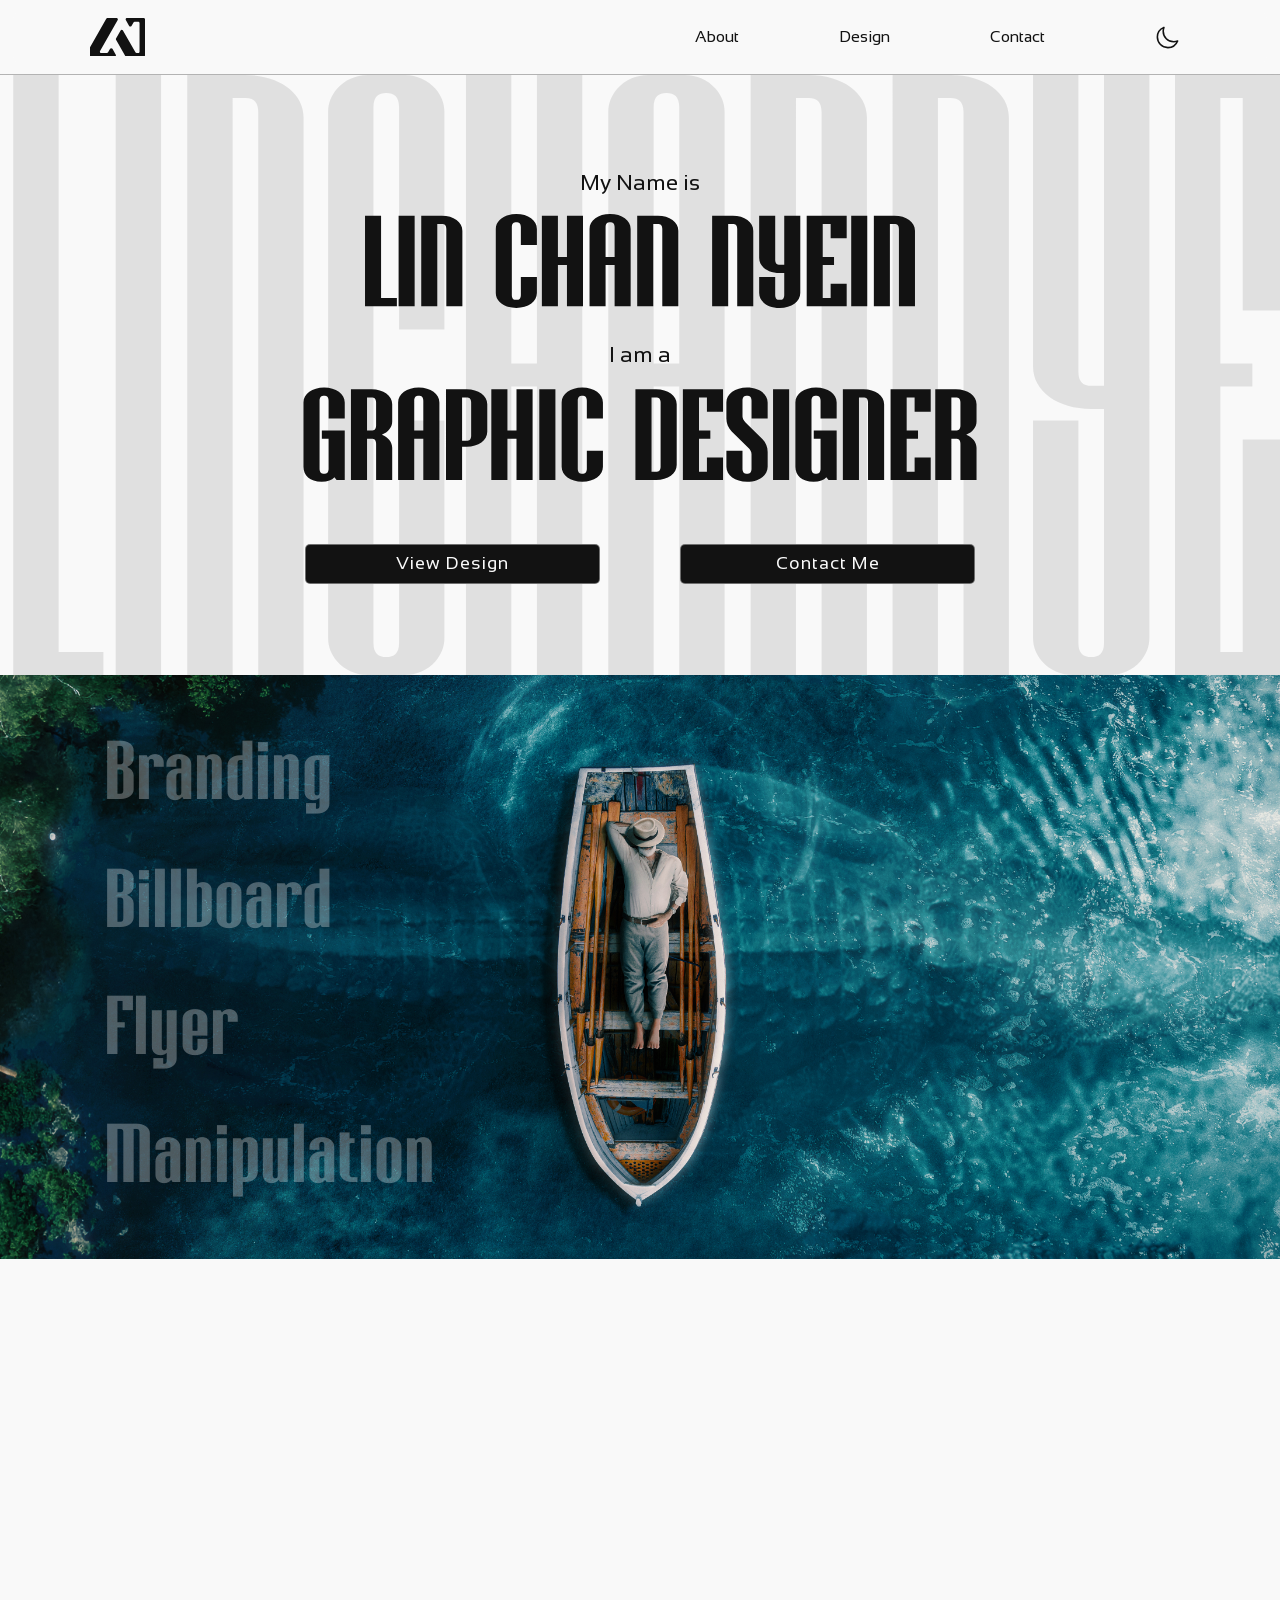
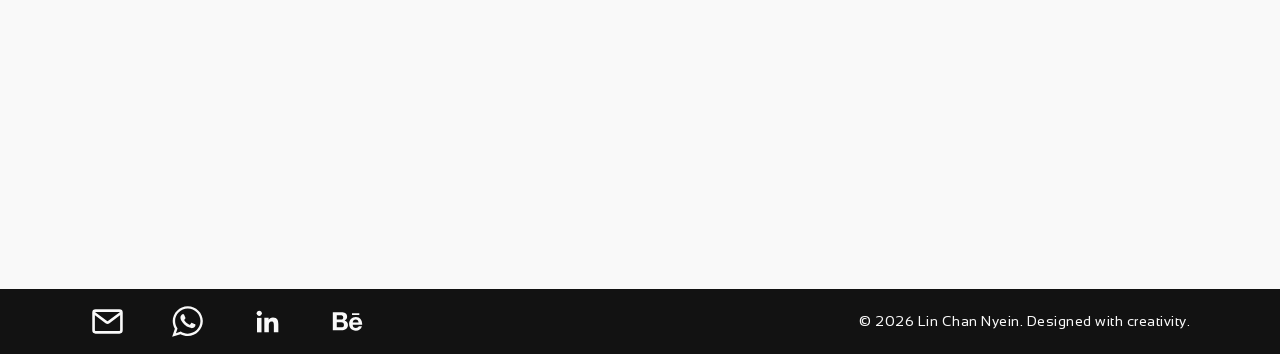
<file: index.html>
<!doctype html>
<html lang="en">
  <head>
    <meta charset="UTF-8" />
    <meta name="viewport" content="width=device-width, initial-scale=1.0" />
    <title>Lin Chan Nyein</title>
    <link rel="icon" href="img/logo_frame.svg" type="image/svg+xml" />

    <!-- Bootstrap CSS -->
    <link
      href="https://cdn.jsdelivr.net/npm/bootstrap@5.3.8/dist/css/bootstrap.min.css"
      rel="stylesheet"
    />

    <!-- Your custom CSS -->
    <link rel="stylesheet" href="css/style.css" />
  </head>

  <body>
    <div id="navbar"></div>
    <!-- <div class="cursor-dot"></div> -->
    <!-- landing -->

    <div class="landing_whole margin_t">
      <div class="landing_bg">
        <div class="track">
          <svg
            id="Layer_1"
            xmlns="http://www.w3.org/2000/svg"
            viewBox="0 0 1886.89 750"
          >
            <path d="M73.29,721.23V0H16.55v750h112.67v-28.77h-55.94Z" />
            <path d="M144.62,0v750h56.74V0h-56.74Z" />
            <path
              d="M306.77,0h-72.71v750h56.73V28.77h15.98c9.59,0,15.99,4.39,15.99,17.58v703.65h56.73V52.74c0-30.36-30.76-52.74-72.72-52.74Z"
            />
            <path
              d="M555.54,318.26V46.35c0-10.98-4.02-20.91-11.13-29.12-9.66-11.15-23.94-17.24-38.69-17.24h-45.78c-14.76,0-29.03,6.08-38.69,17.24-7.11,8.21-11.13,18.14-11.13,29.12v657.3c0,10.98,4.02,20.91,11.14,29.12,9.67,11.15,23.93,17.23,38.69,17.23h45.78c14.76,0,29.03-6.08,38.69-17.24,7.11-8.21,11.13-18.14,11.13-29.11v-271.91h-56.73v278.3c0,13.19-6.39,17.58-15.98,17.58s-15.99-4.39-15.99-17.58V39.96c0-13.19,6.4-17.58,15.99-17.58s15.98,4.39,15.98,17.58v278.3h56.73Z"
            />
            <path
              d="M671.12,0v360.62h-31.96V0h-56.74v750h56.74v-360.62h31.96v360.62h56.74V0h-56.74Z"
            />
            <path
              d="M855.95,0h-45.78c-14.76,0-29.03,6.08-38.69,17.24-7.11,8.21-11.13,18.14-11.13,29.11v703.65h56.73v-360.62h31.97v360.62h56.73V46.35c0-10.98-4.02-20.91-11.14-29.12-9.67-11.15-23.93-17.23-38.69-17.23ZM849.04,360.62h-31.97V39.96c0-13.19,6.4-17.58,15.98-17.58s15.99,4.39,15.99,17.58v320.66Z"
            />
            <path
              d="M1010.98,0h-72.72v750h56.74V28.77h15.98c9.59,0,15.98,4.39,15.98,17.58v703.65h56.74V52.74c0-30.36-30.77-52.74-72.72-52.74Z"
            />
            <path
              d="M1188.42,0h-72.72v750h56.74V28.77h15.98c9.59,0,15.98,4.39,15.98,17.58v703.65h56.73V52.74c0-30.36-30.76-52.74-72.71-52.74Z"
            />
            <path
              d="M1380,0v388.58h-15.99c-9.58,0-15.98-4.39-15.98-17.58V0h-56.73v364.61c0,30.37,30.76,52.74,72.71,52.74h15.99v292.69c0,13.19-6.4,17.58-15.99,17.58s-15.98-4.39-15.98-17.58v-278.31h-56.73v271.92c0,10.98,4.02,20.91,11.14,29.12,9.67,11.15,23.93,17.23,38.69,17.23h45.78c14.76,0,29.03-6.08,38.69-17.24,7.11-8.21,11.13-18.14,11.13-29.11V0h-56.73Z"
            />
            <path
              d="M1610.18,294.29V0h-141.44v750h141.44v-294.29h-56.74v265.52h-27.97v-331.85h39.96v-28.76h-39.96V28.77h27.97v265.52h56.74Z"
            />
            <path d="M1635.49,0v750h56.73V0h-56.73Z" />
            <path
              d="M1797.62,0h-72.72v750h56.74V28.77h15.98c9.59,0,15.98,4.39,15.98,17.58v703.65h56.73V52.74c0-30.36-30.76-52.74-72.71-52.74Z"
            />
          </svg>
          <svg
            id="Layer_1"
            xmlns="http://www.w3.org/2000/svg"
            viewBox="0 0 1886.89 750"
          >
            <path d="M73.29,721.23V0H16.55v750h112.67v-28.77h-55.94Z" />
            <path d="M144.62,0v750h56.74V0h-56.74Z" />
            <path
              d="M306.77,0h-72.71v750h56.73V28.77h15.98c9.59,0,15.99,4.39,15.99,17.58v703.65h56.73V52.74c0-30.36-30.76-52.74-72.72-52.74Z"
            />
            <path
              d="M555.54,318.26V46.35c0-10.98-4.02-20.91-11.13-29.12-9.66-11.15-23.94-17.24-38.69-17.24h-45.78c-14.76,0-29.03,6.08-38.69,17.24-7.11,8.21-11.13,18.14-11.13,29.12v657.3c0,10.98,4.02,20.91,11.14,29.12,9.67,11.15,23.93,17.23,38.69,17.23h45.78c14.76,0,29.03-6.08,38.69-17.24,7.11-8.21,11.13-18.14,11.13-29.11v-271.91h-56.73v278.3c0,13.19-6.39,17.58-15.98,17.58s-15.99-4.39-15.99-17.58V39.96c0-13.19,6.4-17.58,15.99-17.58s15.98,4.39,15.98,17.58v278.3h56.73Z"
            />
            <path
              d="M671.12,0v360.62h-31.96V0h-56.74v750h56.74v-360.62h31.96v360.62h56.74V0h-56.74Z"
            />
            <path
              d="M855.95,0h-45.78c-14.76,0-29.03,6.08-38.69,17.24-7.11,8.21-11.13,18.14-11.13,29.11v703.65h56.73v-360.62h31.97v360.62h56.73V46.35c0-10.98-4.02-20.91-11.14-29.12-9.67-11.15-23.93-17.23-38.69-17.23ZM849.04,360.62h-31.97V39.96c0-13.19,6.4-17.58,15.98-17.58s15.99,4.39,15.99,17.58v320.66Z"
            />
            <path
              d="M1010.98,0h-72.72v750h56.74V28.77h15.98c9.59,0,15.98,4.39,15.98,17.58v703.65h56.74V52.74c0-30.36-30.77-52.74-72.72-52.74Z"
            />
            <path
              d="M1188.42,0h-72.72v750h56.74V28.77h15.98c9.59,0,15.98,4.39,15.98,17.58v703.65h56.73V52.74c0-30.36-30.76-52.74-72.71-52.74Z"
            />
            <path
              d="M1380,0v388.58h-15.99c-9.58,0-15.98-4.39-15.98-17.58V0h-56.73v364.61c0,30.37,30.76,52.74,72.71,52.74h15.99v292.69c0,13.19-6.4,17.58-15.99,17.58s-15.98-4.39-15.98-17.58v-278.31h-56.73v271.92c0,10.98,4.02,20.91,11.14,29.12,9.67,11.15,23.93,17.23,38.69,17.23h45.78c14.76,0,29.03-6.08,38.69-17.24,7.11-8.21,11.13-18.14,11.13-29.11V0h-56.73Z"
            />
            <path
              d="M1610.18,294.29V0h-141.44v750h141.44v-294.29h-56.74v265.52h-27.97v-331.85h39.96v-28.76h-39.96V28.77h27.97v265.52h56.74Z"
            />
            <path d="M1635.49,0v750h56.73V0h-56.73Z" />
            <path
              d="M1797.62,0h-72.72v750h56.74V28.77h15.98c9.59,0,15.98,4.39,15.98,17.58v703.65h56.73V52.74c0-30.36-30.76-52.74-72.71-52.74Z"
            />
          </svg>
          <svg
            id="Layer_1"
            xmlns="http://www.w3.org/2000/svg"
            viewBox="0 0 1886.89 750"
          >
            <path d="M73.29,721.23V0H16.55v750h112.67v-28.77h-55.94Z" />
            <path d="M144.62,0v750h56.74V0h-56.74Z" />
            <path
              d="M306.77,0h-72.71v750h56.73V28.77h15.98c9.59,0,15.99,4.39,15.99,17.58v703.65h56.73V52.74c0-30.36-30.76-52.74-72.72-52.74Z"
            />
            <path
              d="M555.54,318.26V46.35c0-10.98-4.02-20.91-11.13-29.12-9.66-11.15-23.94-17.24-38.69-17.24h-45.78c-14.76,0-29.03,6.08-38.69,17.24-7.11,8.21-11.13,18.14-11.13,29.12v657.3c0,10.98,4.02,20.91,11.14,29.12,9.67,11.15,23.93,17.23,38.69,17.23h45.78c14.76,0,29.03-6.08,38.69-17.24,7.11-8.21,11.13-18.14,11.13-29.11v-271.91h-56.73v278.3c0,13.19-6.39,17.58-15.98,17.58s-15.99-4.39-15.99-17.58V39.96c0-13.19,6.4-17.58,15.99-17.58s15.98,4.39,15.98,17.58v278.3h56.73Z"
            />
            <path
              d="M671.12,0v360.62h-31.96V0h-56.74v750h56.74v-360.62h31.96v360.62h56.74V0h-56.74Z"
            />
            <path
              d="M855.95,0h-45.78c-14.76,0-29.03,6.08-38.69,17.24-7.11,8.21-11.13,18.14-11.13,29.11v703.65h56.73v-360.62h31.97v360.62h56.73V46.35c0-10.98-4.02-20.91-11.14-29.12-9.67-11.15-23.93-17.23-38.69-17.23ZM849.04,360.62h-31.97V39.96c0-13.19,6.4-17.58,15.98-17.58s15.99,4.39,15.99,17.58v320.66Z"
            />
            <path
              d="M1010.98,0h-72.72v750h56.74V28.77h15.98c9.59,0,15.98,4.39,15.98,17.58v703.65h56.74V52.74c0-30.36-30.77-52.74-72.72-52.74Z"
            />
            <path
              d="M1188.42,0h-72.72v750h56.74V28.77h15.98c9.59,0,15.98,4.39,15.98,17.58v703.65h56.73V52.74c0-30.36-30.76-52.74-72.71-52.74Z"
            />
            <path
              d="M1380,0v388.58h-15.99c-9.58,0-15.98-4.39-15.98-17.58V0h-56.73v364.61c0,30.37,30.76,52.74,72.71,52.74h15.99v292.69c0,13.19-6.4,17.58-15.99,17.58s-15.98-4.39-15.98-17.58v-278.31h-56.73v271.92c0,10.98,4.02,20.91,11.14,29.12,9.67,11.15,23.93,17.23,38.69,17.23h45.78c14.76,0,29.03-6.08,38.69-17.24,7.11-8.21,11.13-18.14,11.13-29.11V0h-56.73Z"
            />
            <path
              d="M1610.18,294.29V0h-141.44v750h141.44v-294.29h-56.74v265.52h-27.97v-331.85h39.96v-28.76h-39.96V28.77h27.97v265.52h56.74Z"
            />
            <path d="M1635.49,0v750h56.73V0h-56.73Z" />
            <path
              d="M1797.62,0h-72.72v750h56.74V28.77h15.98c9.59,0,15.98,4.39,15.98,17.58v703.65h56.73V52.74c0-30.36-30.76-52.74-72.71-52.74Z"
            />
          </svg>
        </div>
      </div>
      <div class="landing_text_whole">
        <div class="landing_text">
          <div class="landing_text_f reveal_left">My Name is</div>
          <div class="landing_text_s1 reveal_left">
            <svg
              id="Layer_1"
              xmlns="http://www.w3.org/2000/svg"
              viewBox="0 0 874.51 149.45"
            >
              <path d="M25.51,2.87v130.77h25.15v12.93H0V2.87h25.51Z" />
              <path d="M53.4,2.87h25.51v143.7h-25.51V2.87Z" />
              <path
                d="M122.11,2.87c18.86,0,32.69,10.06,32.69,23.71v119.99h-25.51V23.71c0-5.93-2.87-7.9-7.19-7.9h-7.19v130.77h-25.51V2.87h32.69Z"
              />
              <path
                d="M207.93,125.74V23.71c0-13.65,13.83-23.71,32.69-23.71s32.69,10.06,32.69,23.71v25.51h-25.51v-28.38c0-5.93-2.87-7.9-7.19-7.9s-7.19,1.98-7.19,7.9v107.78c0,5.93,2.87,7.9,7.19,7.9s7.19-1.98,7.19-7.9v-28.38h25.51v25.51c0,13.65-13.83,23.71-32.69,23.71s-32.69-10.06-32.69-23.71Z"
              />
              <path
                d="M306.73,81.19v65.39h-25.51V2.87h25.51v65.39h14.37V2.87h25.51v143.7h-25.51v-65.39h-14.37Z"
              />
              <path
                d="M396.9,81.19h-14.37v65.39h-25.51V23.71c0-13.65,13.83-23.71,32.69-23.71s32.69,10.06,32.69,23.71v122.87h-25.51v-65.39ZM396.9,20.84c0-5.93-2.87-7.9-7.19-7.9s-7.19,1.98-7.19,7.9v47.42h14.37V20.84Z"
              />
              <path
                d="M465.52,2.87c18.86,0,32.69,10.06,32.69,23.71v119.99h-25.51V23.71c0-5.93-2.87-7.9-7.19-7.9h-7.19v130.77h-25.51V2.87h32.69Z"
              />
              <path
                d="M584.67,2.87c18.86,0,32.69,10.06,32.69,23.71v119.99h-25.51V23.71c0-5.93-2.87-7.9-7.18-7.9h-7.19v130.77h-25.51V2.87h32.69Z"
              />
              <path
                d="M626.73,125.74v-25.51h25.51v28.38c0,5.93,2.87,7.9,7.19,7.9s7.19-1.98,7.19-7.9v-34.85h-7.19c-18.86,0-32.69-10.06-32.69-23.71V2.87h25.51v70.06c0,5.93,2.87,7.9,7.18,7.9h7.19V2.87h25.51v122.87c0,13.65-13.83,23.71-32.69,23.71s-32.69-10.06-32.69-23.71Z"
              />
              <path
                d="M702.33,2.87h63.59v35.57h-25.51V15.81h-12.58v52.45h17.96v12.93h-17.96v52.45h12.58v-22.63h25.51v35.57h-63.59V2.87Z"
              />
              <path d="M773.11,2.87h25.51v143.7h-25.51V2.87Z" />
              <path
                d="M841.82,2.87c18.86,0,32.69,10.06,32.69,23.71v119.99h-25.51V23.71c0-5.93-2.87-7.9-7.18-7.9h-7.19v130.77h-25.51V2.87h32.69Z"
              />
            </svg>
          </div>
        </div>
        <div class="landing_text">
          <div class="landing_text_f reveal_right">I am a</div>
          <div class="landing_text_s2 reveal_right">
            <?xml version="1.0" encoding="UTF-8"?>
            <svg
              id="Layer_1"
              xmlns="http://www.w3.org/2000/svg"
              viewBox="0 0 900 128.82"
            >
              <path
                d="M59.21,21.78v21.31h-21.31v-23.72c0-4.95-2.4-6.6-6-6.6s-6,1.65-6,6.6v90.06c0,4.95,2.4,6.6,6,6.6s6-1.65,6-6.6v-39.63h-9.01v-10.81h30.32v65.44h-10.81l-2.85-3.6c-3.3,3.75-8.86,6-16.96,6-15.76,0-24.02-8.41-24.02-19.81V21.78C4.58,10.37,16.13,1.97,31.89,1.97s27.32,8.41,27.32,19.81Z"
              />
              <path
                d="M94.71,4.37c15.76,0,27.32,8.41,27.32,19.81v22.82c0,7.81-5.4,14.11-13.66,17.41,8.26,3.3,13.66,9.61,13.66,17.41v42.63h-21.31v-48.03c0-4.95-2.4-6.6-6-6.6h-6v54.64h-21.31V4.37h27.32ZM94.71,59.01c3.6,0,6-1.65,6-6.61v-30.62c0-4.95-2.4-6.6-6-6.6h-6v43.83h6Z"
              />
              <path
                d="M163.18,69.81h-12.01v54.64h-21.31V21.78c0-11.41,11.56-19.81,27.32-19.81s27.32,8.41,27.32,19.81v102.67h-21.31v-54.64ZM163.18,19.38c0-4.95-2.4-6.6-6-6.6s-6,1.65-6,6.6v39.63h12.01V19.38Z"
              />
              <path
                d="M247.84,60.51c0,11.41-11.56,19.81-27.32,19.81h-6v44.13h-21.31V4.37h27.32c15.76,0,27.32,8.41,27.32,19.81v36.33ZM226.52,65.91V21.78c0-4.95-2.4-6.6-6-6.6h-6v57.34h6c3.6,0,6-1.65,6-6.6Z"
              />
              <path
                d="M274.53,69.81v54.64h-21.31V4.37h21.31v54.64h12.01V4.37h21.31v120.08h-21.31v-54.64h-12.01Z"
              />
              <path d="M316.73,4.37h21.31v120.08h-21.31V4.37Z" />
              <path
                d="M346.3,107.04V21.78c0-11.41,11.56-19.81,27.32-19.81s27.32,8.41,27.32,19.81v21.31h-21.31v-23.72c0-4.95-2.4-6.6-6-6.6s-6,1.65-6,6.6v90.06c0,4.95,2.4,6.6,6,6.6s6-1.65,6-6.6v-23.72h21.31v21.31c0,11.41-11.56,19.81-27.32,19.81s-27.32-8.41-27.32-19.81Z"
              />
              <path
                d="M443.94,4.37h27.32c15.76,0,27.32,8.41,27.32,19.81v80.45c0,11.41-11.56,19.81-27.32,19.81h-27.32V4.37ZM477.26,107.04V21.78c0-4.95-2.4-6.6-6-6.6h-6v98.47h6c3.6,0,6-1.65,6-6.61Z"
              />
              <path
                d="M506.76,4.37h53.14v29.72h-21.31V15.18h-10.51v43.83h15.01v10.81h-15.01v43.83h10.51v-18.91h21.31v29.72h-53.14V4.37Z"
              />
              <path
                d="M593.29,81.82l-21.91-21.76c-4.65-4.65-7.05-10.51-7.05-16.96v-21.31c0-11.41,11.56-19.81,27.32-19.81s27.32,8.41,27.32,19.81v21.31h-21.31v-23.72c0-4.95-2.4-6.6-6-6.6s-6,1.65-6,6.6v20.71c0,2.7,1.5,5.55,4.35,8.41l21.91,21.77c4.65,4.65,7.06,10.51,7.06,16.96v19.81c0,11.41-11.56,19.81-27.32,19.81s-27.32-8.41-27.32-19.81v-21.31h21.31v23.72c0,4.95,2.4,6.6,6,6.6s6-1.65,6-6.6v-19.21c0-2.7-1.5-5.55-4.35-8.41Z"
              />
              <path d="M626.09,4.37h21.31v120.08h-21.31V4.37Z" />
              <path
                d="M682.98,1.97c15.76,0,27.32,8.41,27.32,19.81v21.31h-21.32v-23.72c0-4.95-2.4-6.6-6-6.6s-6,1.65-6,6.6v90.06c0,4.95,2.4,6.6,6,6.6s6-1.65,6-6.6v-39.63h-9v-10.81h30.32v65.44h-10.81l-2.85-3.6c-3.3,3.75-8.86,6-16.96,6-15.76,0-24.02-8.41-24.02-19.81V21.78c0-11.41,11.56-19.81,27.32-19.81h0Z"
              />
              <path
                d="M745.8,4.37c15.76,0,27.32,8.41,27.32,19.81v100.27h-21.31V21.78c0-4.95-2.4-6.6-6-6.6h-6v109.27h-21.31V4.37h27.32Z"
              />
              <path
                d="M781.65,4.37h53.14v29.72h-21.32V15.18h-10.51v43.83h15.01v10.81h-15.01v43.83h10.51v-18.91h21.32v29.72h-53.14V4.37Z"
              />
              <path
                d="M868.11,4.37c15.76,0,27.32,8.41,27.32,19.81v22.82c0,7.81-5.4,14.11-13.66,17.41,8.25,3.3,13.66,9.61,13.66,17.41v42.63h-21.31v-48.03c0-4.95-2.4-6.6-6-6.6h-6v54.64h-21.31V4.37h27.32ZM868.11,59.01c3.6,0,6-1.65,6-6.61v-30.62c0-4.95-2.4-6.6-6-6.6h-6v43.83h6Z"
              />
            </svg>
          </div>
        </div>

        <div class="landing_btn reveal">
          <a href="#" class="landing_btn_s btn_b">View Design</a>
          <a href="#" class="landing_btn_s">Contact Me</a>
        </div>
      </div>
    </div>

    <div class="design_landing">
      <div class="design_landing_img branding">
        <img src="img/branding.jpg" alt="Branding" />
      </div>

      <div class="design_landing_img billboard">
        <img src="img/billboard.jpg" alt="Billboard" />
      </div>

      <div class="design_landing_img flyer">
        <img src="img/flyer.jpg" alt="Flyer" />
      </div>

      <div class="design_landing_img manipulation active">
        <img src="img/manipulation.jpg" alt="Manipulation" />
      </div>

      <div class="design_landing_text">
        <a href="#" data-target="branding">Branding</a>
        <a href="#" data-target="billboard">Billboard</a>
        <a href="#" data-target="flyer">Flyer</a>
        <a href="#" data-target="manipulation">Manipulation</a>
      </div>
    </div>

    <div class="contact_whole_index padding_lr">
      <div class="contact_text">
        <div class="contact_hello reveal">HELLO,</div>
        <p class="reveal">
          I’m currently seeking a junior or part-time graphic designer role,
          with a focus on photo manipulation, advertising, and social media
          design. If you’d like to get in touch, feel free to contact me via
          email, WhatsApp, LinkedIn, or Behance.
        </p>
        <div class="contact_btn reveal">
          <div class="link_be">
            <a class="linkedin" href="">
              <svg
                id="Layer_1"
                xmlns="http://www.w3.org/2000/svg"
                viewBox="0 0 800 800"
              >
                <path
                  d="M648.03,466.22v181.34h-102.74v-160.92c0-38.37-.77-87.73-53.38-87.73s-61.74,41.78-61.74,84.95v163.7h-102.74v-330.81h98.56v45.18h1.39c13.77-25.99,47.35-53.38,97.32-53.38,103.98,0,123.32,68.54,123.32,157.67Z"
                />
                <rect x="160.17" y="316.76" width="102.89" height="330.81" />
                <path
                  d="M271.11,212.01c0,32.96-26.61,59.57-59.57,59.57s-59.57-26.61-59.57-59.57,26.61-59.57,59.57-59.57,59.57,26.61,59.57,59.57Z"
                />
              </svg>
            </a>
            <a href="">
              <svg
                id="Layer_1"
                xmlns="http://www.w3.org/2000/svg"
                viewBox="0 0 800 800"
              >
                <path
                  d="M334.69,378.13c37.09-17.73,56.45-44.55,56.45-86.31,0-82.34-61.35-102.4-132.14-102.4H64.11v413.34h200.37c75.11,0,145.67-36.04,145.67-120.01,0-51.9-24.61-90.27-75.46-104.62ZM154.96,259.99h85.26c32.77,0,62.28,9.21,62.28,47.24,0,35.11-22.98,49.22-55.4,49.22h-92.14v-96.45ZM252.11,532.55h-97.15v-113.83h99.02c40,0,65.31,16.68,65.31,59.01s-30.21,54.82-67.18,54.82ZM670.23,251.82h-167.6v-40.7h167.6v40.7ZM735.89,457.44c0-88.52-51.78-162.35-145.67-162.35s-153.13,68.58-153.13,158.38,58.66,157.1,153.13,157.1c71.49,0,117.8-32.19,140.07-100.65h-72.54c-7.81,25.54-40,39.07-64.96,39.07-48.17,0-73.48-28.22-73.48-76.16h215.88c.35-4.9.7-10.15.7-15.4ZM519.43,421.05c2.68-39.3,28.81-63.91,68.23-63.91s62.05,24.26,65.55,63.91h-133.77Z"
                />
              </svg>
            </a>
          </div>

          <a
            href="mailto:Lin Chan Nyein://linchan2016.lc@gmail.com"
            class="contact_btn_spec reveal"
          >
            <div>
              <svg
                class="mail"
                id="Layer_1"
                xmlns="http://www.w3.org/2000/svg"
                viewBox="0 0 800 800"
              >
                <defs>
                  <style>
                    .cls-1 {
                      fill: none;
                      stroke: currentColor;
                      stroke-linecap: round;
                      stroke-linejoin: round;
                      stroke-width: 60px;
                    }
                  </style>
                </defs>
                <rect
                  class="cls-1"
                  x="81.7"
                  y="152.43"
                  width="636.6"
                  height="495.13"
                  rx="46.14"
                  ry="46.14"
                />
                <path
                  class="cls-1"
                  d="M705.65,206.13l-277.97,208.47c-16.41,12.3-38.97,12.3-55.37,0L94.35,206.13"
                />
              </svg>
            </div>
            <span>linchan2016.lc@gmail.com</span>
          </a>

          <a href="" class="contact_btn_spec reveal">
            <div>
              <svg
                class="whatsapp"
                id="Layer_1"
                xmlns="http://www.w3.org/2000/svg"
                viewBox="0 0 800 800"
              >
                <path
                  d="M750.7,390.98c0,188.69-154.15,341.66-344.36,341.66-60.36,0-117.06-15.44-166.41-42.47l-190.64,60.54,62.14-183.36c-31.33-51.46-49.38-111.89-49.38-176.39.02-188.69,154.13-341.66,344.33-341.66,190.18.05,344.31,152.99,344.31,341.68ZM406.32,103.78c-159.62,0-289.46,128.86-289.46,287.27,0,62.85,20.49,121.04,55.14,168.38l-36.14,106.65,111.2-35.34c45.74,30.01,100.48,47.48,159.26,47.48,159.62,0,289.51-128.84,289.51-287.24.05-158.34-129.87-287.2-289.51-287.2ZM580.24,469.68c-2.15-3.45-7.78-5.56-16.19-9.77-8.39-4.21-49.95-24.45-57.66-27.19-7.78-2.81-13.4-4.23-19.03,4.16-5.56,8.39-21.75,27.24-26.71,32.87-4.92,5.6-9.83,6.31-18.27,2.17-8.44-4.25-35.66-13.04-67.91-41.56-25.09-22.23-42.04-49.61-46.93-58-4.96-8.37-.5-12.9,3.68-17.06,3.77-3.77,8.44-9.79,12.67-14.71,4.23-4.87,5.63-8.33,8.44-13.93,2.77-5.6,1.37-10.48-.71-14.71-2.1-4.21-18.96-45.38-26.03-62.14-7.02-16.74-14.04-13.97-18.98-13.97s-10.54-.69-16.17-.69-14.78,2.04-22.48,10.43c-7.71,8.39-29.53,28.64-29.53,69.85s30.21,81.03,34.44,86.61c4.25,5.56,58.41,92.9,144.21,126.43,85.84,33.51,85.84,22.32,101.3,20.9,15.51-1.42,49.95-20.24,56.95-39.77,7.04-19.62,7.04-36.43,4.92-39.93Z"
                />
              </svg>
            </div>
            <span>linchan2016.lc@gmail.com</span>
          </a>
        </div>
      </div>

      <form
        action=""
        method="post"
        id="contact_form"
        class="contact_form reveal"
      >
        <input
          type="text"
          class="reveal"
          name="name"
          placeholder="Enter your Name"
          required
        />

        <input
          type="email"
          class="reveal"
          name="email"
          placeholder="Enter your Email"
          required
        />

        <input
          type="text"
          class="reveal"
          name="subject"
          placeholder="Enter your Subject"
          required
        />

        <textarea
          name="message"
          class="reveal"
          rows="6"
          placeholder="Enter your Message"
          required
        ></textarea>

        <button type="submit" class="reveal">
          <div>
            <span>Send Message</span>
            <span>Send Message</span>
          </div>
        </button>
      </form>
    </div>

    <div id="footer"></div>

    <script src="js/script.js"></script>
    <!-- Bootstrap JS Bundle (includes Popper) -->
    <script src="https://cdn.jsdelivr.net/npm/bootstrap@5.3.8/dist/js/bootstrap.bundle.min.js"></script>
  </body>
</html>
</file>
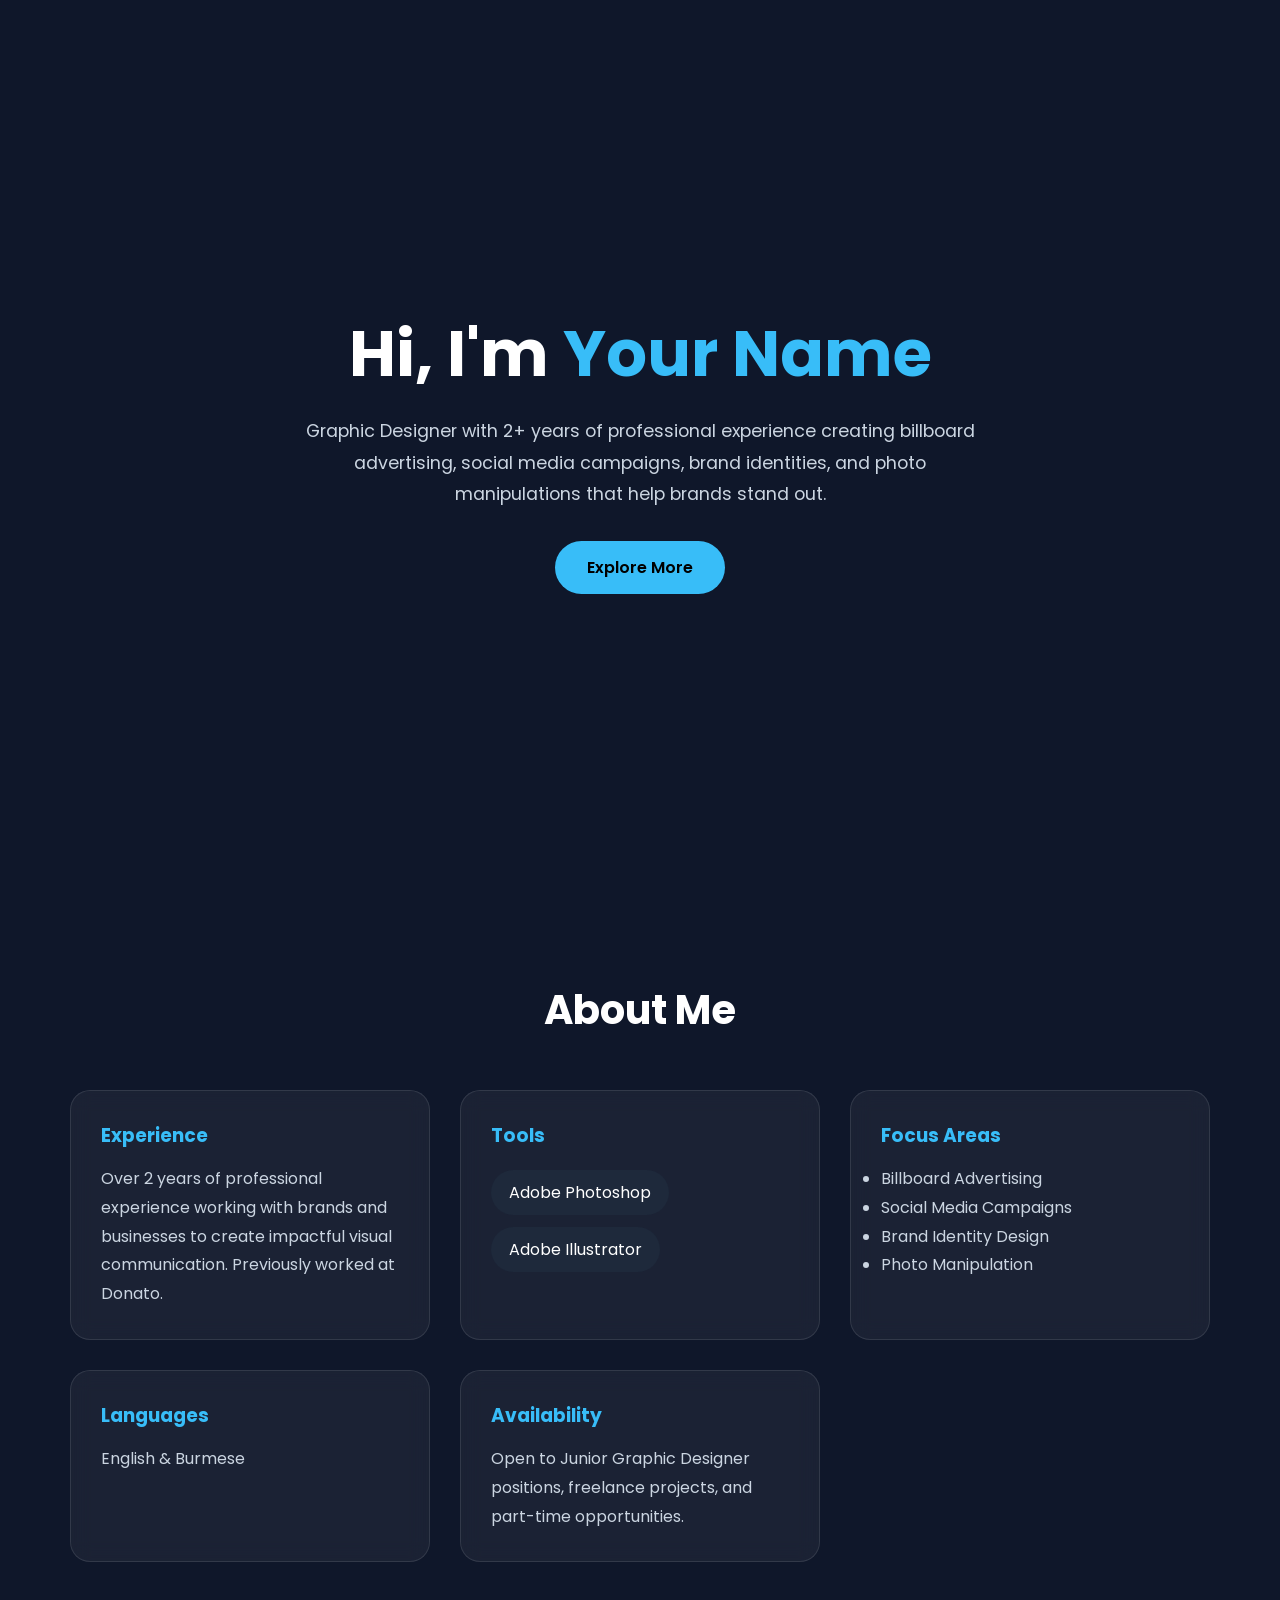
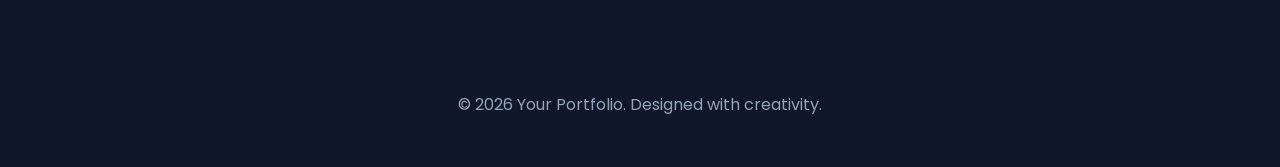
<file: about.html>
<!doctype html>
<html lang="en">
  <head>
    <meta charset="UTF-8" />
    <meta name="viewport" content="width=device-width, initial-scale=1.0" />
    <title>About Me | Graphic Designer</title>

    <link
      href="https://fonts.googleapis.com/css2?family=Poppins:wght@300;400;500;600;700&display=swap"
      rel="stylesheet"
    />

    <style>
      * {
        margin: 0;
        padding: 0;
        box-sizing: border-box;
      }

      html {
        scroll-behavior: smooth;
      }

      body {
        font-family: "Poppins", sans-serif;
        background: #0f172a;
        color: #fff;
        overflow-x: hidden;
      }

      .container {
        max-width: 1200px;
        margin: auto;
        padding: 80px 30px;
      }

      .hero {
        min-height: 100vh;
        display: flex;
        align-items: center;
        justify-content: center;
        text-align: center;
      }

      .hero-content {
        opacity: 0;
        transform: translateY(50px);
        animation: fadeUp 1s ease forwards;
      }

      .hero h1 {
        font-size: 4rem;
        margin-bottom: 15px;
      }

      .hero h1 span {
        color: #38bdf8;
      }

      .hero p {
        max-width: 700px;
        margin: auto;
        color: #cbd5e1;
        font-size: 1.1rem;
        line-height: 1.8;
      }

      .btn {
        display: inline-block;
        margin-top: 30px;
        padding: 14px 32px;
        background: #38bdf8;
        color: #000;
        text-decoration: none;
        border-radius: 50px;
        font-weight: 600;
        transition: 0.3s;
      }

      .btn:hover {
        transform: translateY(-4px);
      }

      .section-title {
        font-size: 2.5rem;
        margin-bottom: 50px;
        text-align: center;
      }

      .about-grid {
        display: grid;
        grid-template-columns: repeat(auto-fit, minmax(300px, 1fr));
        gap: 30px;
      }

      .card {
        background: rgba(255, 255, 255, 0.05);
        backdrop-filter: blur(10px);
        border: 1px solid rgba(255, 255, 255, 0.1);
        padding: 30px;
        border-radius: 20px;
        transition: 0.4s;
      }

      .card:hover {
        transform: translateY(-10px);
        border-color: #38bdf8;
      }

      .card h3 {
        margin-bottom: 15px;
        color: #38bdf8;
      }

      .card p,
      .card li {
        color: #cbd5e1;
        line-height: 1.8;
      }

      .skills {
        display: flex;
        flex-wrap: wrap;
        gap: 12px;
        margin-top: 20px;
      }

      .skill {
        padding: 10px 18px;
        background: #1e293b;
        border-radius: 30px;
        transition: 0.3s;
      }

      .skill:hover {
        background: #38bdf8;
        color: #000;
      }

      .fade {
        opacity: 0;
        transform: translateY(40px);
        transition: 1s;
      }

      .fade.show {
        opacity: 1;
        transform: translateY(0);
      }

      footer {
        text-align: center;
        padding: 50px 20px;
        color: #94a3b8;
      }

      @keyframes fadeUp {
        to {
          opacity: 1;
          transform: translateY(0);
        }
      }
    </style>
  </head>
  <body>
    <section class="hero">
      <div class="hero-content">
        <h1>Hi, I'm <span>Your Name</span></h1>
        <p>
          Graphic Designer with 2+ years of professional experience creating
          billboard advertising, social media campaigns, brand identities, and
          photo manipulations that help brands stand out.
        </p>
        <a href="#about" class="btn">Explore More</a>
      </div>
    </section>

    <section class="container fade" id="about">
      <h2 class="section-title">About Me</h2>

      <div class="about-grid">
        <div class="card">
          <h3>Experience</h3>
          <p>
            Over 2 years of professional experience working with brands and
            businesses to create impactful visual communication. Previously
            worked at Donato.
          </p>
        </div>

        <div class="card">
          <h3>Tools</h3>
          <div class="skills">
            <span class="skill">Adobe Photoshop</span>
            <span class="skill">Adobe Illustrator</span>
          </div>
        </div>

        <div class="card">
          <h3>Focus Areas</h3>
          <ul>
            <li>Billboard Advertising</li>
            <li>Social Media Campaigns</li>
            <li>Brand Identity Design</li>
            <li>Photo Manipulation</li>
          </ul>
        </div>

        <div class="card">
          <h3>Languages</h3>
          <p>English & Burmese</p>
        </div>

        <div class="card">
          <h3>Availability</h3>
          <p>
            Open to Junior Graphic Designer positions, freelance projects, and
            part-time opportunities.
          </p>
        </div>
      </div>
    </section>

    <footer>© 2026 Your Portfolio. Designed with creativity.</footer>

    <script>
      const observer = new IntersectionObserver(
        (entries) => {
          entries.forEach((entry) => {
            if (entry.isIntersecting) {
              entry.target.classList.add("show");
            }
          });
        },
        {
          threshold: 0.2,
        },
      );

      document.querySelectorAll(".fade").forEach((el) => {
        observer.observe(el);
      });

      document.querySelectorAll(".card").forEach((card) => {
        card.addEventListener("mousemove", (e) => {
          const rect = card.getBoundingClientRect();
          const x = e.clientX - rect.left;
          const y = e.clientY - rect.top;

          card.style.background = `radial-gradient(circle at ${x}px ${y}px,
        rgba(56,189,248,.2),
        rgba(255,255,255,.05))`;
        });

        card.addEventListener("mouseleave", () => {
          card.style.background = "rgba(255,255,255,0.05)";
        });
      });
    </script>
  </body>
</html>
</file>
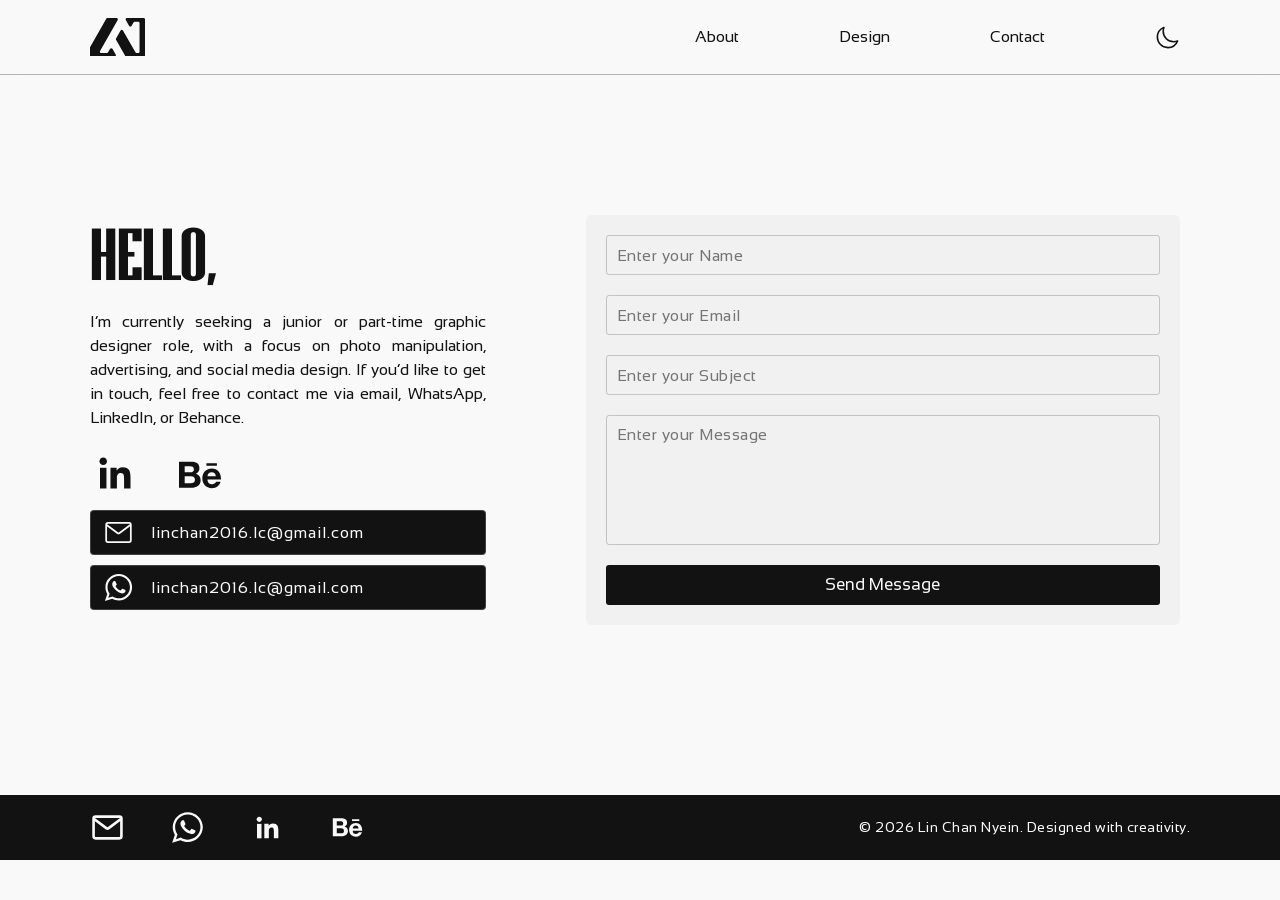
<file: contact.html>
<!doctype html>
<html lang="en">
  <head>
    <meta charset="UTF-8" />
    <meta name="viewport" content="width=device-width, initial-scale=1.0" />
    <title>Lin Chan Nyein</title>
    <link rel="icon" href="img/logo_frame.svg" type="image/svg+xml" />

    <!-- Bootstrap CSS -->
    <link
      href="https://cdn.jsdelivr.net/npm/bootstrap@5.3.8/dist/css/bootstrap.min.css"
      rel="stylesheet"
    />

    <!-- Your custom CSS -->
    <link rel="stylesheet" href="css/style.css" />
  </head>

  <body>
    <div id="navbar"></div>

    <div class="contact_whole padding_lr margin_t padding_b">
      <div class="contact_text">
        <div class="contact_hello">HELLO,</div>
        <p>
          I’m currently seeking a junior or part-time graphic designer role,
          with a focus on photo manipulation, advertising, and social media
          design. If you’d like to get in touch, feel free to contact me via
          email, WhatsApp, LinkedIn, or Behance.
        </p>
        <div class="contact_btn">
          <div class="link_be">
            <a class="linkedin" href="">
              <svg
                id="Layer_1"
                xmlns="http://www.w3.org/2000/svg"
                viewBox="0 0 800 800"
              >
                <path
                  d="M648.03,466.22v181.34h-102.74v-160.92c0-38.37-.77-87.73-53.38-87.73s-61.74,41.78-61.74,84.95v163.7h-102.74v-330.81h98.56v45.18h1.39c13.77-25.99,47.35-53.38,97.32-53.38,103.98,0,123.32,68.54,123.32,157.67Z"
                />
                <rect x="160.17" y="316.76" width="102.89" height="330.81" />
                <path
                  d="M271.11,212.01c0,32.96-26.61,59.57-59.57,59.57s-59.57-26.61-59.57-59.57,26.61-59.57,59.57-59.57,59.57,26.61,59.57,59.57Z"
                />
              </svg>
            </a>
            <a href="">
              <svg
                id="Layer_1"
                xmlns="http://www.w3.org/2000/svg"
                viewBox="0 0 800 800"
              >
                <path
                  d="M334.69,378.13c37.09-17.73,56.45-44.55,56.45-86.31,0-82.34-61.35-102.4-132.14-102.4H64.11v413.34h200.37c75.11,0,145.67-36.04,145.67-120.01,0-51.9-24.61-90.27-75.46-104.62ZM154.96,259.99h85.26c32.77,0,62.28,9.21,62.28,47.24,0,35.11-22.98,49.22-55.4,49.22h-92.14v-96.45ZM252.11,532.55h-97.15v-113.83h99.02c40,0,65.31,16.68,65.31,59.01s-30.21,54.82-67.18,54.82ZM670.23,251.82h-167.6v-40.7h167.6v40.7ZM735.89,457.44c0-88.52-51.78-162.35-145.67-162.35s-153.13,68.58-153.13,158.38,58.66,157.1,153.13,157.1c71.49,0,117.8-32.19,140.07-100.65h-72.54c-7.81,25.54-40,39.07-64.96,39.07-48.17,0-73.48-28.22-73.48-76.16h215.88c.35-4.9.7-10.15.7-15.4ZM519.43,421.05c2.68-39.3,28.81-63.91,68.23-63.91s62.05,24.26,65.55,63.91h-133.77Z"
                />
              </svg>
            </a>
          </div>

          <a
            href="mailto:Lin Chan Nyein://linchan2016.lc@gmail.com"
            class="contact_btn_spec"
          >
            <div>
              <svg
                class="mail"
                id="Layer_1"
                xmlns="http://www.w3.org/2000/svg"
                viewBox="0 0 800 800"
              >
                <defs>
                  <style>
                    .cls-1 {
                      fill: none;
                      stroke: currentColor;
                      stroke-linecap: round;
                      stroke-linejoin: round;
                      stroke-width: 60px;
                    }
                  </style>
                </defs>
                <rect
                  class="cls-1"
                  x="81.7"
                  y="152.43"
                  width="636.6"
                  height="495.13"
                  rx="46.14"
                  ry="46.14"
                />
                <path
                  class="cls-1"
                  d="M705.65,206.13l-277.97,208.47c-16.41,12.3-38.97,12.3-55.37,0L94.35,206.13"
                />
              </svg>
            </div>
            <span>linchan2016.lc@gmail.com</span>
          </a>

          <a href="" class="contact_btn_spec">
            <div>
              <svg
                class="whatsapp"
                id="Layer_1"
                xmlns="http://www.w3.org/2000/svg"
                viewBox="0 0 800 800"
              >
                <path
                  d="M750.7,390.98c0,188.69-154.15,341.66-344.36,341.66-60.36,0-117.06-15.44-166.41-42.47l-190.64,60.54,62.14-183.36c-31.33-51.46-49.38-111.89-49.38-176.39.02-188.69,154.13-341.66,344.33-341.66,190.18.05,344.31,152.99,344.31,341.68ZM406.32,103.78c-159.62,0-289.46,128.86-289.46,287.27,0,62.85,20.49,121.04,55.14,168.38l-36.14,106.65,111.2-35.34c45.74,30.01,100.48,47.48,159.26,47.48,159.62,0,289.51-128.84,289.51-287.24.05-158.34-129.87-287.2-289.51-287.2ZM580.24,469.68c-2.15-3.45-7.78-5.56-16.19-9.77-8.39-4.21-49.95-24.45-57.66-27.19-7.78-2.81-13.4-4.23-19.03,4.16-5.56,8.39-21.75,27.24-26.71,32.87-4.92,5.6-9.83,6.31-18.27,2.17-8.44-4.25-35.66-13.04-67.91-41.56-25.09-22.23-42.04-49.61-46.93-58-4.96-8.37-.5-12.9,3.68-17.06,3.77-3.77,8.44-9.79,12.67-14.71,4.23-4.87,5.63-8.33,8.44-13.93,2.77-5.6,1.37-10.48-.71-14.71-2.1-4.21-18.96-45.38-26.03-62.14-7.02-16.74-14.04-13.97-18.98-13.97s-10.54-.69-16.17-.69-14.78,2.04-22.48,10.43c-7.71,8.39-29.53,28.64-29.53,69.85s30.21,81.03,34.44,86.61c4.25,5.56,58.41,92.9,144.21,126.43,85.84,33.51,85.84,22.32,101.3,20.9,15.51-1.42,49.95-20.24,56.95-39.77,7.04-19.62,7.04-36.43,4.92-39.93Z"
                />
              </svg>
            </div>
            <span>linchan2016.lc@gmail.com</span>
          </a>
        </div>
      </div>

      <form action="" method="post" id="contact_form" class="contact_form">
        <input type="text" name="name" placeholder="Enter your Name" required />

        <input
          type="email"
          name="email"
          placeholder="Enter your Email"
          required
        />

        <input
          type="text"
          name="subject"
          placeholder="Enter your Subject"
          required
        />

        <textarea
          name="message"
          rows="6"
          placeholder="Enter your Message"
          required
        ></textarea>

        <button type="submit">
          <div>
            <span>Send Message</span>
            <span>Send Message</span>
          </div>
        </button>
      </form>
    </div>

    <div id="footer"></div>

    <script src="js/script.js"></script>
    <!-- Bootstrap JS Bundle (includes Popper) -->
    <script src="https://cdn.jsdelivr.net/npm/bootstrap@5.3.8/dist/js/bootstrap.bundle.min.js"></script>
  </body>
</html>
</file>
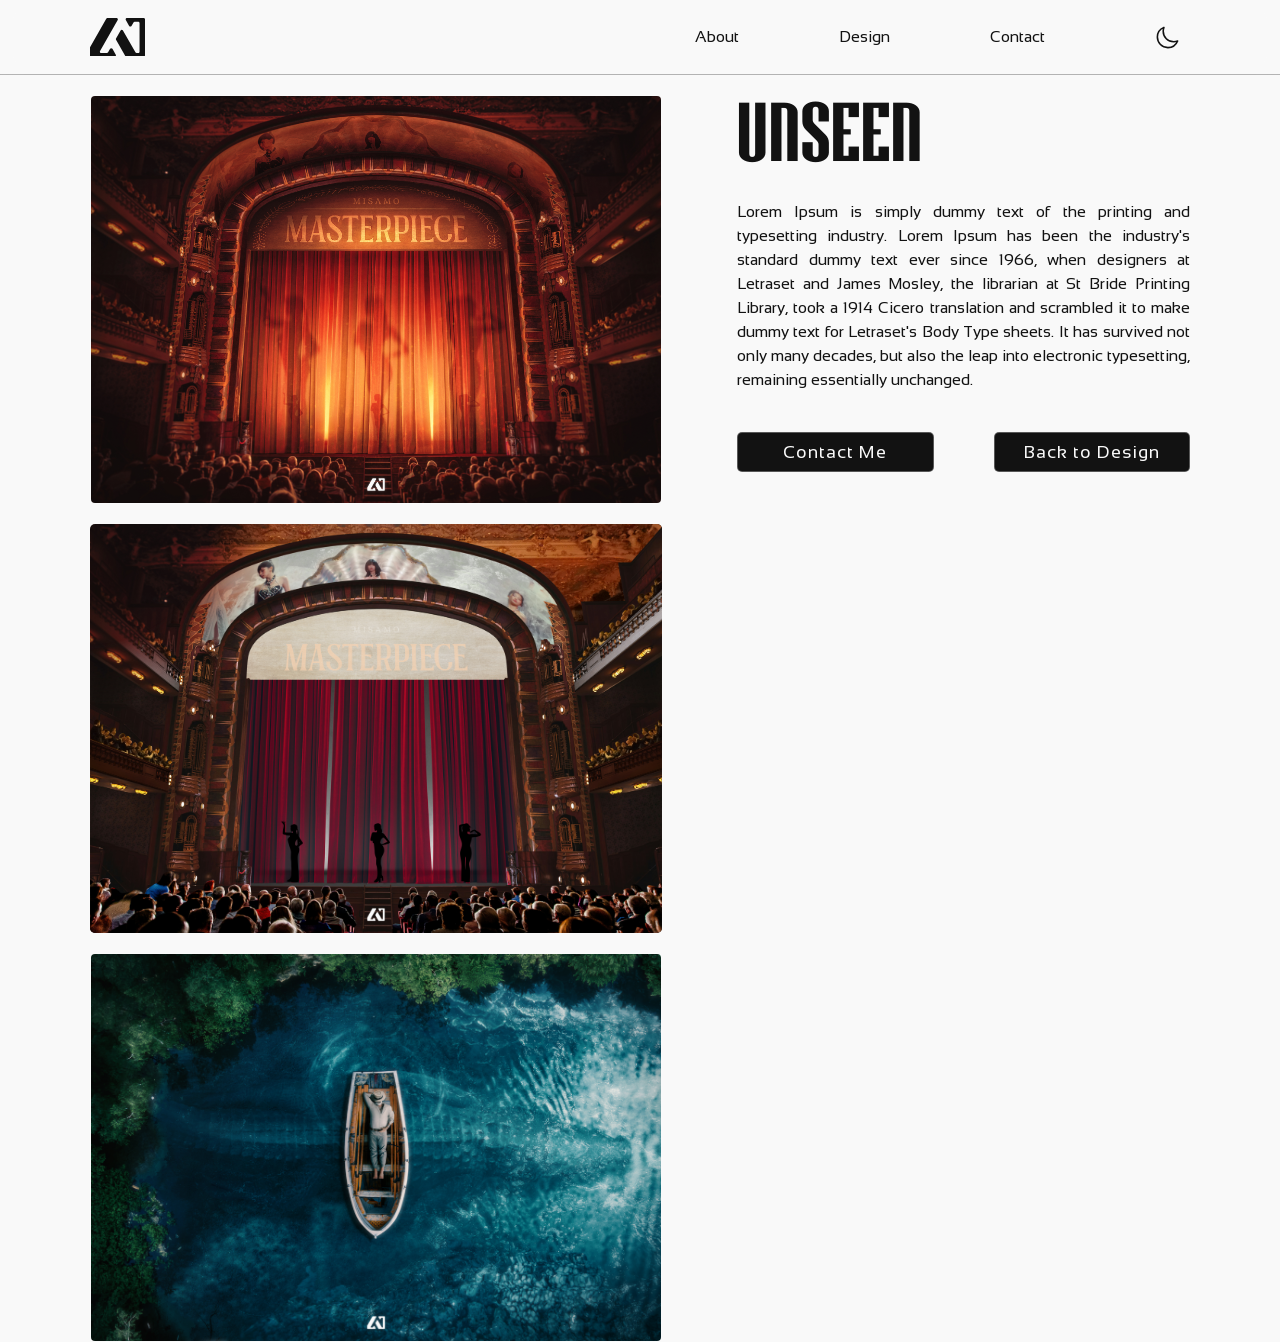
<file: down_bad.html>
<!doctype html>
<html lang="en">
  <head>
    <meta charset="UTF-8" />
    <meta name="viewport" content="width=device-width, initial-scale=1.0" />
    <title>Lin Chan Nyein</title>
    <link rel="icon" href="img/logo_frame.svg" type="image/svg+xml" />

    <!-- Bootstrap CSS -->
    <link
      href="https://cdn.jsdelivr.net/npm/bootstrap@5.3.8/dist/css/bootstrap.min.css"
      rel="stylesheet"
    />

    <!-- Your custom CSS -->
    <link rel="stylesheet" href="css/style.css" />
  </head>

  <body>
    <div id="navbar"></div>
    <div
      class="whole_each_sec padding_lr margin_t padding_t whole_each_sec_verti"
    >
      <div class="main_ph_vid_verti">
        <div class="main_ph_vid_img">
          <img src="img/manipulation-ori/masterpiece.jpg" alt="" />
        </div>

        <div class="pom">
          <img class="base" src="img/manipulation-ori/masterpiece.jpg" alt="" />
          <img
            class="top"
            src="img/manipulation-ori/masterpiece_raw.jpg"
            alt=""
          />
        </div>

        <div class="main_ph_vid_img">
          <video
            src="vid/croco.mp4"
            poster="img/manipulation-ori/croco.jpg"
            autoplay
            muted
            loop
            playsinline
          ></video>
        </div>
      </div>
      <div class="mani_text_whole main_ph_vid_text">
        <div class="mani_text_header main_ph_vid_header">UNSEEN</div>
        <p class="mani_text_para">
          Lorem Ipsum is simply dummy text of the printing and typesetting
          industry. Lorem Ipsum has been the industry's standard dummy text ever
          since 1966, when designers at Letraset and James Mosley, the librarian
          at St Bride Printing Library, took a 1914 Cicero translation and
          scrambled it to make dummy text for Letraset's Body Type sheets. It
          has survived not only many decades, but also the leap into electronic
          typesetting, remaining essentially unchanged.
        </p>
        <div class="mani_btn">
          <a href="contact.html"
            ><div>
              <span class="span1">Contact Me</span>
              <span class="span2">Contact Me</span>
            </div></a
          >
          <a href="#"
            ><div>
              <span class="span1">Back to Design</span>
              <span class="span2">Back to Design</span>
            </div></a
          >
        </div>
      </div>
    </div>

    <script src="js/script.js"></script>
    <!-- Bootstrap JS Bundle (includes Popper) -->
    <script src="https://cdn.jsdelivr.net/npm/bootstrap@5.3.8/dist/js/bootstrap.bundle.min.js"></script>
  </body>
</html>
</file>
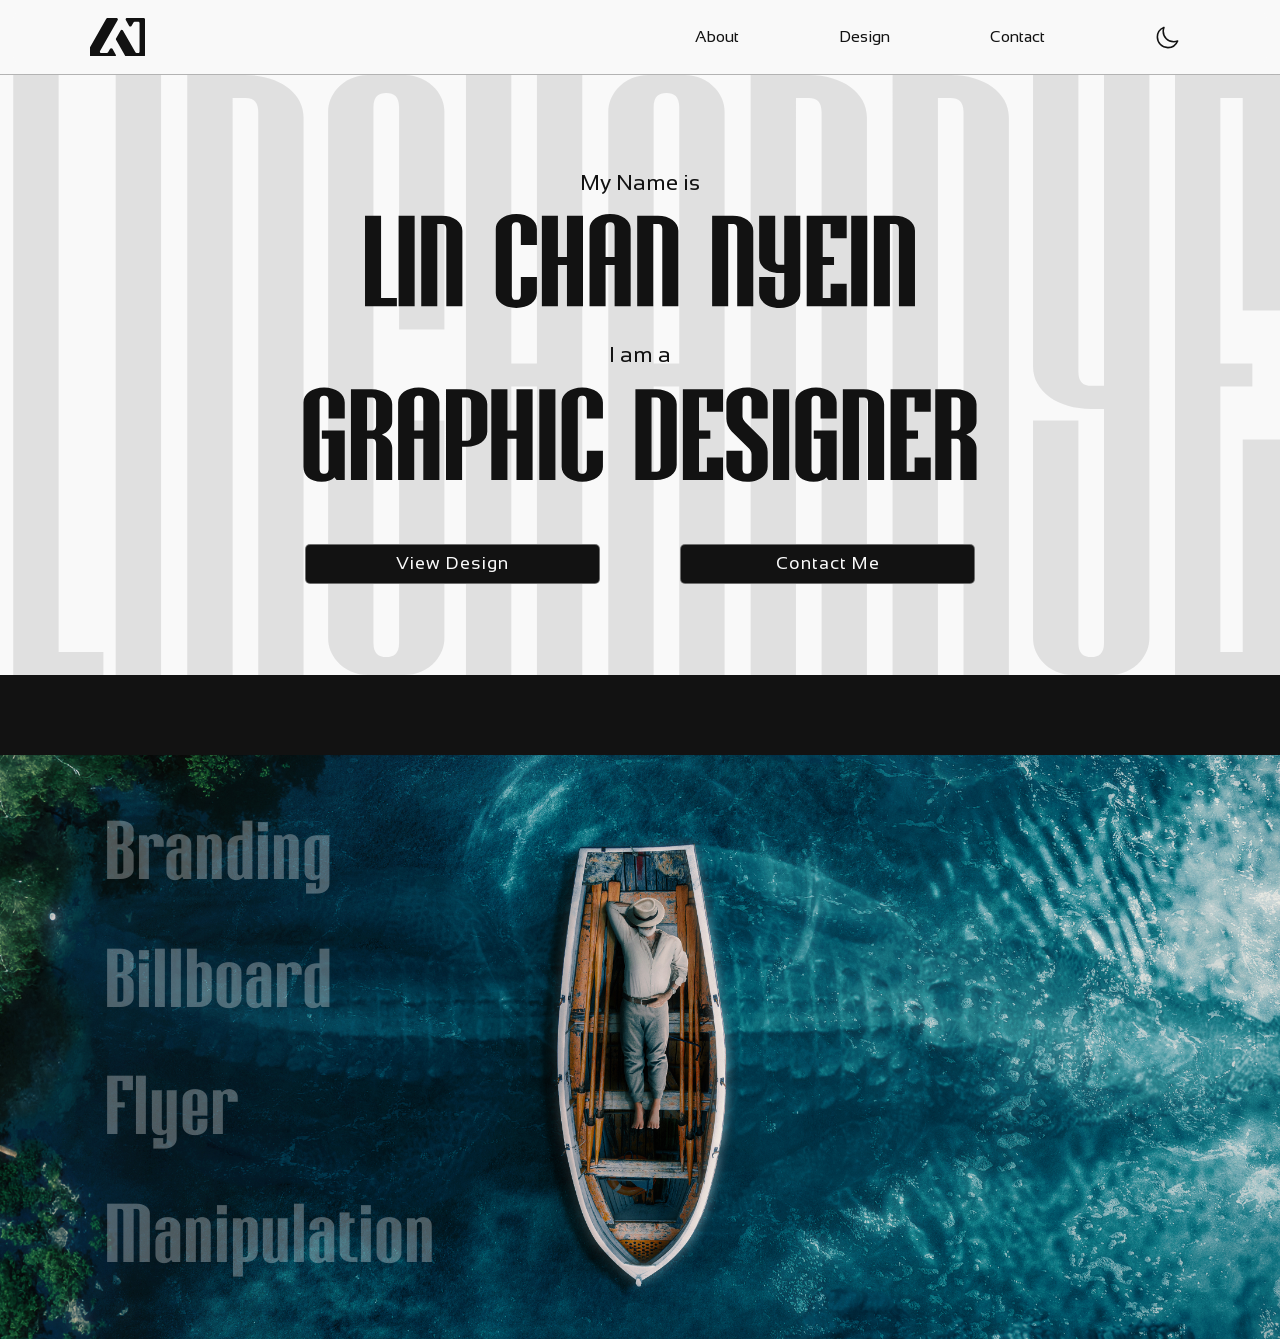
<file: home.html>
<!DOCTYPE html>
<html lang="en">

<head>
    <meta charset="UTF-8">
    <meta name="viewport" content="width=device-width, initial-scale=1.0">
    <title>LCN Portfolio</title>

    <!-- Bootstrap CSS -->
    <link href="https://cdn.jsdelivr.net/npm/bootstrap@5.3.8/dist/css/bootstrap.min.css" rel="stylesheet">

    <!-- Your custom CSS -->
    <link rel="stylesheet" href="css/style.css">
</head>

<body>
    <div id="navbar"></div>
    <!-- landing -->

    <div class="landing_whole margin_t">
        <div class="landing_bg">
            <div class="track">
                <svg id="Layer_1" xmlns="http://www.w3.org/2000/svg" viewBox="0 0 1886.89 750">
                    <path d="M73.29,721.23V0H16.55v750h112.67v-28.77h-55.94Z" />
                    <path d="M144.62,0v750h56.74V0h-56.74Z" />
                    <path
                        d="M306.77,0h-72.71v750h56.73V28.77h15.98c9.59,0,15.99,4.39,15.99,17.58v703.65h56.73V52.74c0-30.36-30.76-52.74-72.72-52.74Z" />
                    <path
                        d="M555.54,318.26V46.35c0-10.98-4.02-20.91-11.13-29.12-9.66-11.15-23.94-17.24-38.69-17.24h-45.78c-14.76,0-29.03,6.08-38.69,17.24-7.11,8.21-11.13,18.14-11.13,29.12v657.3c0,10.98,4.02,20.91,11.14,29.12,9.67,11.15,23.93,17.23,38.69,17.23h45.78c14.76,0,29.03-6.08,38.69-17.24,7.11-8.21,11.13-18.14,11.13-29.11v-271.91h-56.73v278.3c0,13.19-6.39,17.58-15.98,17.58s-15.99-4.39-15.99-17.58V39.96c0-13.19,6.4-17.58,15.99-17.58s15.98,4.39,15.98,17.58v278.3h56.73Z" />
                    <path d="M671.12,0v360.62h-31.96V0h-56.74v750h56.74v-360.62h31.96v360.62h56.74V0h-56.74Z" />
                    <path
                        d="M855.95,0h-45.78c-14.76,0-29.03,6.08-38.69,17.24-7.11,8.21-11.13,18.14-11.13,29.11v703.65h56.73v-360.62h31.97v360.62h56.73V46.35c0-10.98-4.02-20.91-11.14-29.12-9.67-11.15-23.93-17.23-38.69-17.23ZM849.04,360.62h-31.97V39.96c0-13.19,6.4-17.58,15.98-17.58s15.99,4.39,15.99,17.58v320.66Z" />
                    <path
                        d="M1010.98,0h-72.72v750h56.74V28.77h15.98c9.59,0,15.98,4.39,15.98,17.58v703.65h56.74V52.74c0-30.36-30.77-52.74-72.72-52.74Z" />
                    <path
                        d="M1188.42,0h-72.72v750h56.74V28.77h15.98c9.59,0,15.98,4.39,15.98,17.58v703.65h56.73V52.74c0-30.36-30.76-52.74-72.71-52.74Z" />
                    <path
                        d="M1380,0v388.58h-15.99c-9.58,0-15.98-4.39-15.98-17.58V0h-56.73v364.61c0,30.37,30.76,52.74,72.71,52.74h15.99v292.69c0,13.19-6.4,17.58-15.99,17.58s-15.98-4.39-15.98-17.58v-278.31h-56.73v271.92c0,10.98,4.02,20.91,11.14,29.12,9.67,11.15,23.93,17.23,38.69,17.23h45.78c14.76,0,29.03-6.08,38.69-17.24,7.11-8.21,11.13-18.14,11.13-29.11V0h-56.73Z" />
                    <path
                        d="M1610.18,294.29V0h-141.44v750h141.44v-294.29h-56.74v265.52h-27.97v-331.85h39.96v-28.76h-39.96V28.77h27.97v265.52h56.74Z" />
                    <path d="M1635.49,0v750h56.73V0h-56.73Z" />
                    <path
                        d="M1797.62,0h-72.72v750h56.74V28.77h15.98c9.59,0,15.98,4.39,15.98,17.58v703.65h56.73V52.74c0-30.36-30.76-52.74-72.71-52.74Z" />
                </svg>
                <svg id="Layer_1" xmlns="http://www.w3.org/2000/svg" viewBox="0 0 1886.89 750">
                    <path d="M73.29,721.23V0H16.55v750h112.67v-28.77h-55.94Z" />
                    <path d="M144.62,0v750h56.74V0h-56.74Z" />
                    <path
                        d="M306.77,0h-72.71v750h56.73V28.77h15.98c9.59,0,15.99,4.39,15.99,17.58v703.65h56.73V52.74c0-30.36-30.76-52.74-72.72-52.74Z" />
                    <path
                        d="M555.54,318.26V46.35c0-10.98-4.02-20.91-11.13-29.12-9.66-11.15-23.94-17.24-38.69-17.24h-45.78c-14.76,0-29.03,6.08-38.69,17.24-7.11,8.21-11.13,18.14-11.13,29.12v657.3c0,10.98,4.02,20.91,11.14,29.12,9.67,11.15,23.93,17.23,38.69,17.23h45.78c14.76,0,29.03-6.08,38.69-17.24,7.11-8.21,11.13-18.14,11.13-29.11v-271.91h-56.73v278.3c0,13.19-6.39,17.58-15.98,17.58s-15.99-4.39-15.99-17.58V39.96c0-13.19,6.4-17.58,15.99-17.58s15.98,4.39,15.98,17.58v278.3h56.73Z" />
                    <path d="M671.12,0v360.62h-31.96V0h-56.74v750h56.74v-360.62h31.96v360.62h56.74V0h-56.74Z" />
                    <path
                        d="M855.95,0h-45.78c-14.76,0-29.03,6.08-38.69,17.24-7.11,8.21-11.13,18.14-11.13,29.11v703.65h56.73v-360.62h31.97v360.62h56.73V46.35c0-10.98-4.02-20.91-11.14-29.12-9.67-11.15-23.93-17.23-38.69-17.23ZM849.04,360.62h-31.97V39.96c0-13.19,6.4-17.58,15.98-17.58s15.99,4.39,15.99,17.58v320.66Z" />
                    <path
                        d="M1010.98,0h-72.72v750h56.74V28.77h15.98c9.59,0,15.98,4.39,15.98,17.58v703.65h56.74V52.74c0-30.36-30.77-52.74-72.72-52.74Z" />
                    <path
                        d="M1188.42,0h-72.72v750h56.74V28.77h15.98c9.59,0,15.98,4.39,15.98,17.58v703.65h56.73V52.74c0-30.36-30.76-52.74-72.71-52.74Z" />
                    <path
                        d="M1380,0v388.58h-15.99c-9.58,0-15.98-4.39-15.98-17.58V0h-56.73v364.61c0,30.37,30.76,52.74,72.71,52.74h15.99v292.69c0,13.19-6.4,17.58-15.99,17.58s-15.98-4.39-15.98-17.58v-278.31h-56.73v271.92c0,10.98,4.02,20.91,11.14,29.12,9.67,11.15,23.93,17.23,38.69,17.23h45.78c14.76,0,29.03-6.08,38.69-17.24,7.11-8.21,11.13-18.14,11.13-29.11V0h-56.73Z" />
                    <path
                        d="M1610.18,294.29V0h-141.44v750h141.44v-294.29h-56.74v265.52h-27.97v-331.85h39.96v-28.76h-39.96V28.77h27.97v265.52h56.74Z" />
                    <path d="M1635.49,0v750h56.73V0h-56.73Z" />
                    <path
                        d="M1797.62,0h-72.72v750h56.74V28.77h15.98c9.59,0,15.98,4.39,15.98,17.58v703.65h56.73V52.74c0-30.36-30.76-52.74-72.71-52.74Z" />
                </svg>
                <svg id="Layer_1" xmlns="http://www.w3.org/2000/svg" viewBox="0 0 1886.89 750">
                    <path d="M73.29,721.23V0H16.55v750h112.67v-28.77h-55.94Z" />
                    <path d="M144.62,0v750h56.74V0h-56.74Z" />
                    <path
                        d="M306.77,0h-72.71v750h56.73V28.77h15.98c9.59,0,15.99,4.39,15.99,17.58v703.65h56.73V52.74c0-30.36-30.76-52.74-72.72-52.74Z" />
                    <path
                        d="M555.54,318.26V46.35c0-10.98-4.02-20.91-11.13-29.12-9.66-11.15-23.94-17.24-38.69-17.24h-45.78c-14.76,0-29.03,6.08-38.69,17.24-7.11,8.21-11.13,18.14-11.13,29.12v657.3c0,10.98,4.02,20.91,11.14,29.12,9.67,11.15,23.93,17.23,38.69,17.23h45.78c14.76,0,29.03-6.08,38.69-17.24,7.11-8.21,11.13-18.14,11.13-29.11v-271.91h-56.73v278.3c0,13.19-6.39,17.58-15.98,17.58s-15.99-4.39-15.99-17.58V39.96c0-13.19,6.4-17.58,15.99-17.58s15.98,4.39,15.98,17.58v278.3h56.73Z" />
                    <path d="M671.12,0v360.62h-31.96V0h-56.74v750h56.74v-360.62h31.96v360.62h56.74V0h-56.74Z" />
                    <path
                        d="M855.95,0h-45.78c-14.76,0-29.03,6.08-38.69,17.24-7.11,8.21-11.13,18.14-11.13,29.11v703.65h56.73v-360.62h31.97v360.62h56.73V46.35c0-10.98-4.02-20.91-11.14-29.12-9.67-11.15-23.93-17.23-38.69-17.23ZM849.04,360.62h-31.97V39.96c0-13.19,6.4-17.58,15.98-17.58s15.99,4.39,15.99,17.58v320.66Z" />
                    <path
                        d="M1010.98,0h-72.72v750h56.74V28.77h15.98c9.59,0,15.98,4.39,15.98,17.58v703.65h56.74V52.74c0-30.36-30.77-52.74-72.72-52.74Z" />
                    <path
                        d="M1188.42,0h-72.72v750h56.74V28.77h15.98c9.59,0,15.98,4.39,15.98,17.58v703.65h56.73V52.74c0-30.36-30.76-52.74-72.71-52.74Z" />
                    <path
                        d="M1380,0v388.58h-15.99c-9.58,0-15.98-4.39-15.98-17.58V0h-56.73v364.61c0,30.37,30.76,52.74,72.71,52.74h15.99v292.69c0,13.19-6.4,17.58-15.99,17.58s-15.98-4.39-15.98-17.58v-278.31h-56.73v271.92c0,10.98,4.02,20.91,11.14,29.12,9.67,11.15,23.93,17.23,38.69,17.23h45.78c14.76,0,29.03-6.08,38.69-17.24,7.11-8.21,11.13-18.14,11.13-29.11V0h-56.73Z" />
                    <path
                        d="M1610.18,294.29V0h-141.44v750h141.44v-294.29h-56.74v265.52h-27.97v-331.85h39.96v-28.76h-39.96V28.77h27.97v265.52h56.74Z" />
                    <path d="M1635.49,0v750h56.73V0h-56.73Z" />
                    <path
                        d="M1797.62,0h-72.72v750h56.74V28.77h15.98c9.59,0,15.98,4.39,15.98,17.58v703.65h56.73V52.74c0-30.36-30.76-52.74-72.71-52.74Z" />
                </svg>
            </div>
        </div>
        <div class="landing_text_whole">
            <div class="landing_text">
                <div class="landing_text_f">My Name is</div>
                <div class="landing_text_s1">
                    <svg id="Layer_1" xmlns="http://www.w3.org/2000/svg" viewBox="0 0 874.51 149.45">
                        <path d="M25.51,2.87v130.77h25.15v12.93H0V2.87h25.51Z" />
                        <path d="M53.4,2.87h25.51v143.7h-25.51V2.87Z" />
                        <path
                            d="M122.11,2.87c18.86,0,32.69,10.06,32.69,23.71v119.99h-25.51V23.71c0-5.93-2.87-7.9-7.19-7.9h-7.19v130.77h-25.51V2.87h32.69Z" />
                        <path
                            d="M207.93,125.74V23.71c0-13.65,13.83-23.71,32.69-23.71s32.69,10.06,32.69,23.71v25.51h-25.51v-28.38c0-5.93-2.87-7.9-7.19-7.9s-7.19,1.98-7.19,7.9v107.78c0,5.93,2.87,7.9,7.19,7.9s7.19-1.98,7.19-7.9v-28.38h25.51v25.51c0,13.65-13.83,23.71-32.69,23.71s-32.69-10.06-32.69-23.71Z" />
                        <path d="M306.73,81.19v65.39h-25.51V2.87h25.51v65.39h14.37V2.87h25.51v143.7h-25.51v-65.39h-14.37Z" />
                        <path
                            d="M396.9,81.19h-14.37v65.39h-25.51V23.71c0-13.65,13.83-23.71,32.69-23.71s32.69,10.06,32.69,23.71v122.87h-25.51v-65.39ZM396.9,20.84c0-5.93-2.87-7.9-7.19-7.9s-7.19,1.98-7.19,7.9v47.42h14.37V20.84Z" />
                        <path
                            d="M465.52,2.87c18.86,0,32.69,10.06,32.69,23.71v119.99h-25.51V23.71c0-5.93-2.87-7.9-7.19-7.9h-7.19v130.77h-25.51V2.87h32.69Z" />
                        <path
                            d="M584.67,2.87c18.86,0,32.69,10.06,32.69,23.71v119.99h-25.51V23.71c0-5.93-2.87-7.9-7.18-7.9h-7.19v130.77h-25.51V2.87h32.69Z" />
                        <path
                            d="M626.73,125.74v-25.51h25.51v28.38c0,5.93,2.87,7.9,7.19,7.9s7.19-1.98,7.19-7.9v-34.85h-7.19c-18.86,0-32.69-10.06-32.69-23.71V2.87h25.51v70.06c0,5.93,2.87,7.9,7.18,7.9h7.19V2.87h25.51v122.87c0,13.65-13.83,23.71-32.69,23.71s-32.69-10.06-32.69-23.71Z" />
                        <path
                            d="M702.33,2.87h63.59v35.57h-25.51V15.81h-12.58v52.45h17.96v12.93h-17.96v52.45h12.58v-22.63h25.51v35.57h-63.59V2.87Z" />
                        <path d="M773.11,2.87h25.51v143.7h-25.51V2.87Z" />
                        <path
                            d="M841.82,2.87c18.86,0,32.69,10.06,32.69,23.71v119.99h-25.51V23.71c0-5.93-2.87-7.9-7.18-7.9h-7.19v130.77h-25.51V2.87h32.69Z" />
                    </svg>
                </div>
            </div>
            <div class="landing_text">
                <div class="landing_text_f">I am a</div>
                <div class="landing_text_s2">
                    <?xml version="1.0" encoding="UTF-8"?>
                    <svg id="Layer_1" xmlns="http://www.w3.org/2000/svg" viewBox="0 0 900 128.82">
                        <path
                            d="M59.21,21.78v21.31h-21.31v-23.72c0-4.95-2.4-6.6-6-6.6s-6,1.65-6,6.6v90.06c0,4.95,2.4,6.6,6,6.6s6-1.65,6-6.6v-39.63h-9.01v-10.81h30.32v65.44h-10.81l-2.85-3.6c-3.3,3.75-8.86,6-16.96,6-15.76,0-24.02-8.41-24.02-19.81V21.78C4.58,10.37,16.13,1.97,31.89,1.97s27.32,8.41,27.32,19.81Z" />
                        <path
                            d="M94.71,4.37c15.76,0,27.32,8.41,27.32,19.81v22.82c0,7.81-5.4,14.11-13.66,17.41,8.26,3.3,13.66,9.61,13.66,17.41v42.63h-21.31v-48.03c0-4.95-2.4-6.6-6-6.6h-6v54.64h-21.31V4.37h27.32ZM94.71,59.01c3.6,0,6-1.65,6-6.61v-30.62c0-4.95-2.4-6.6-6-6.6h-6v43.83h6Z" />
                        <path
                            d="M163.18,69.81h-12.01v54.64h-21.31V21.78c0-11.41,11.56-19.81,27.32-19.81s27.32,8.41,27.32,19.81v102.67h-21.31v-54.64ZM163.18,19.38c0-4.95-2.4-6.6-6-6.6s-6,1.65-6,6.6v39.63h12.01V19.38Z" />
                        <path
                            d="M247.84,60.51c0,11.41-11.56,19.81-27.32,19.81h-6v44.13h-21.31V4.37h27.32c15.76,0,27.32,8.41,27.32,19.81v36.33ZM226.52,65.91V21.78c0-4.95-2.4-6.6-6-6.6h-6v57.34h6c3.6,0,6-1.65,6-6.6Z" />
                        <path d="M274.53,69.81v54.64h-21.31V4.37h21.31v54.64h12.01V4.37h21.31v120.08h-21.31v-54.64h-12.01Z" />
                        <path d="M316.73,4.37h21.31v120.08h-21.31V4.37Z" />
                        <path
                            d="M346.3,107.04V21.78c0-11.41,11.56-19.81,27.32-19.81s27.32,8.41,27.32,19.81v21.31h-21.31v-23.72c0-4.95-2.4-6.6-6-6.6s-6,1.65-6,6.6v90.06c0,4.95,2.4,6.6,6,6.6s6-1.65,6-6.6v-23.72h21.31v21.31c0,11.41-11.56,19.81-27.32,19.81s-27.32-8.41-27.32-19.81Z" />
                        <path
                            d="M443.94,4.37h27.32c15.76,0,27.32,8.41,27.32,19.81v80.45c0,11.41-11.56,19.81-27.32,19.81h-27.32V4.37ZM477.26,107.04V21.78c0-4.95-2.4-6.6-6-6.6h-6v98.47h6c3.6,0,6-1.65,6-6.61Z" />
                        <path
                            d="M506.76,4.37h53.14v29.72h-21.31V15.18h-10.51v43.83h15.01v10.81h-15.01v43.83h10.51v-18.91h21.31v29.72h-53.14V4.37Z" />
                        <path
                            d="M593.29,81.82l-21.91-21.76c-4.65-4.65-7.05-10.51-7.05-16.96v-21.31c0-11.41,11.56-19.81,27.32-19.81s27.32,8.41,27.32,19.81v21.31h-21.31v-23.72c0-4.95-2.4-6.6-6-6.6s-6,1.65-6,6.6v20.71c0,2.7,1.5,5.55,4.35,8.41l21.91,21.77c4.65,4.65,7.06,10.51,7.06,16.96v19.81c0,11.41-11.56,19.81-27.32,19.81s-27.32-8.41-27.32-19.81v-21.31h21.31v23.72c0,4.95,2.4,6.6,6,6.6s6-1.65,6-6.6v-19.21c0-2.7-1.5-5.55-4.35-8.41Z" />
                        <path d="M626.09,4.37h21.31v120.08h-21.31V4.37Z" />
                        <path
                            d="M682.98,1.97c15.76,0,27.32,8.41,27.32,19.81v21.31h-21.32v-23.72c0-4.95-2.4-6.6-6-6.6s-6,1.65-6,6.6v90.06c0,4.95,2.4,6.6,6,6.6s6-1.65,6-6.6v-39.63h-9v-10.81h30.32v65.44h-10.81l-2.85-3.6c-3.3,3.75-8.86,6-16.96,6-15.76,0-24.02-8.41-24.02-19.81V21.78c0-11.41,11.56-19.81,27.32-19.81h0Z" />
                        <path
                            d="M745.8,4.37c15.76,0,27.32,8.41,27.32,19.81v100.27h-21.31V21.78c0-4.95-2.4-6.6-6-6.6h-6v109.27h-21.31V4.37h27.32Z" />
                        <path
                            d="M781.65,4.37h53.14v29.72h-21.32V15.18h-10.51v43.83h15.01v10.81h-15.01v43.83h10.51v-18.91h21.32v29.72h-53.14V4.37Z" />
                        <path
                            d="M868.11,4.37c15.76,0,27.32,8.41,27.32,19.81v22.82c0,7.81-5.4,14.11-13.66,17.41,8.25,3.3,13.66,9.61,13.66,17.41v42.63h-21.31v-48.03c0-4.95-2.4-6.6-6-6.6h-6v54.64h-21.31V4.37h27.32ZM868.11,59.01c3.6,0,6-1.65,6-6.61v-30.62c0-4.95-2.4-6.6-6-6.6h-6v43.83h6Z" />
                    </svg>
                </div>
            </div>

            <div class="landing_btn">
                <a href="#" class="landing_btn_s btn_b">View Design</a>
                <a href="#" class="landing_btn_s">Contact Me</a>
            </div>
            
        </div>

    </div>

    <div class="about_sum">

    </div>

    <div class="design_landing">
    
        <div class="design_landing_img branding">
            <img src="img/branding.jpg" alt="Branding">
        </div>
    
        <div class="design_landing_img billboard">
            <img src="img/billboard.jpg" alt="Billboard">
        </div>
    
        <div class="design_landing_img flyer">
            <img src="img/flyer.jpg" alt="Flyer">
        </div>
    
        <div class="design_landing_img manipulation active">
            <img src="img/manipulation.jpg" alt="Manipulation">
        </div>
    
        <div class="design_landing_text">
            <a href="#" data-target="branding">Branding</a>
            <a href="#" data-target="billboard">Billboard</a>
            <a href="#" data-target="flyer">Flyer</a>
            <a href="#" data-target="manipulation">Manipulation</a>
        </div>
    
    </div>
    
    <script src="js/script.js"></script>
    <!-- Bootstrap JS Bundle (includes Popper) -->
    <script src="https://cdn.jsdelivr.net/npm/bootstrap@5.3.8/dist/js/bootstrap.bundle.min.js"></script>
</body>

</html>
</file>
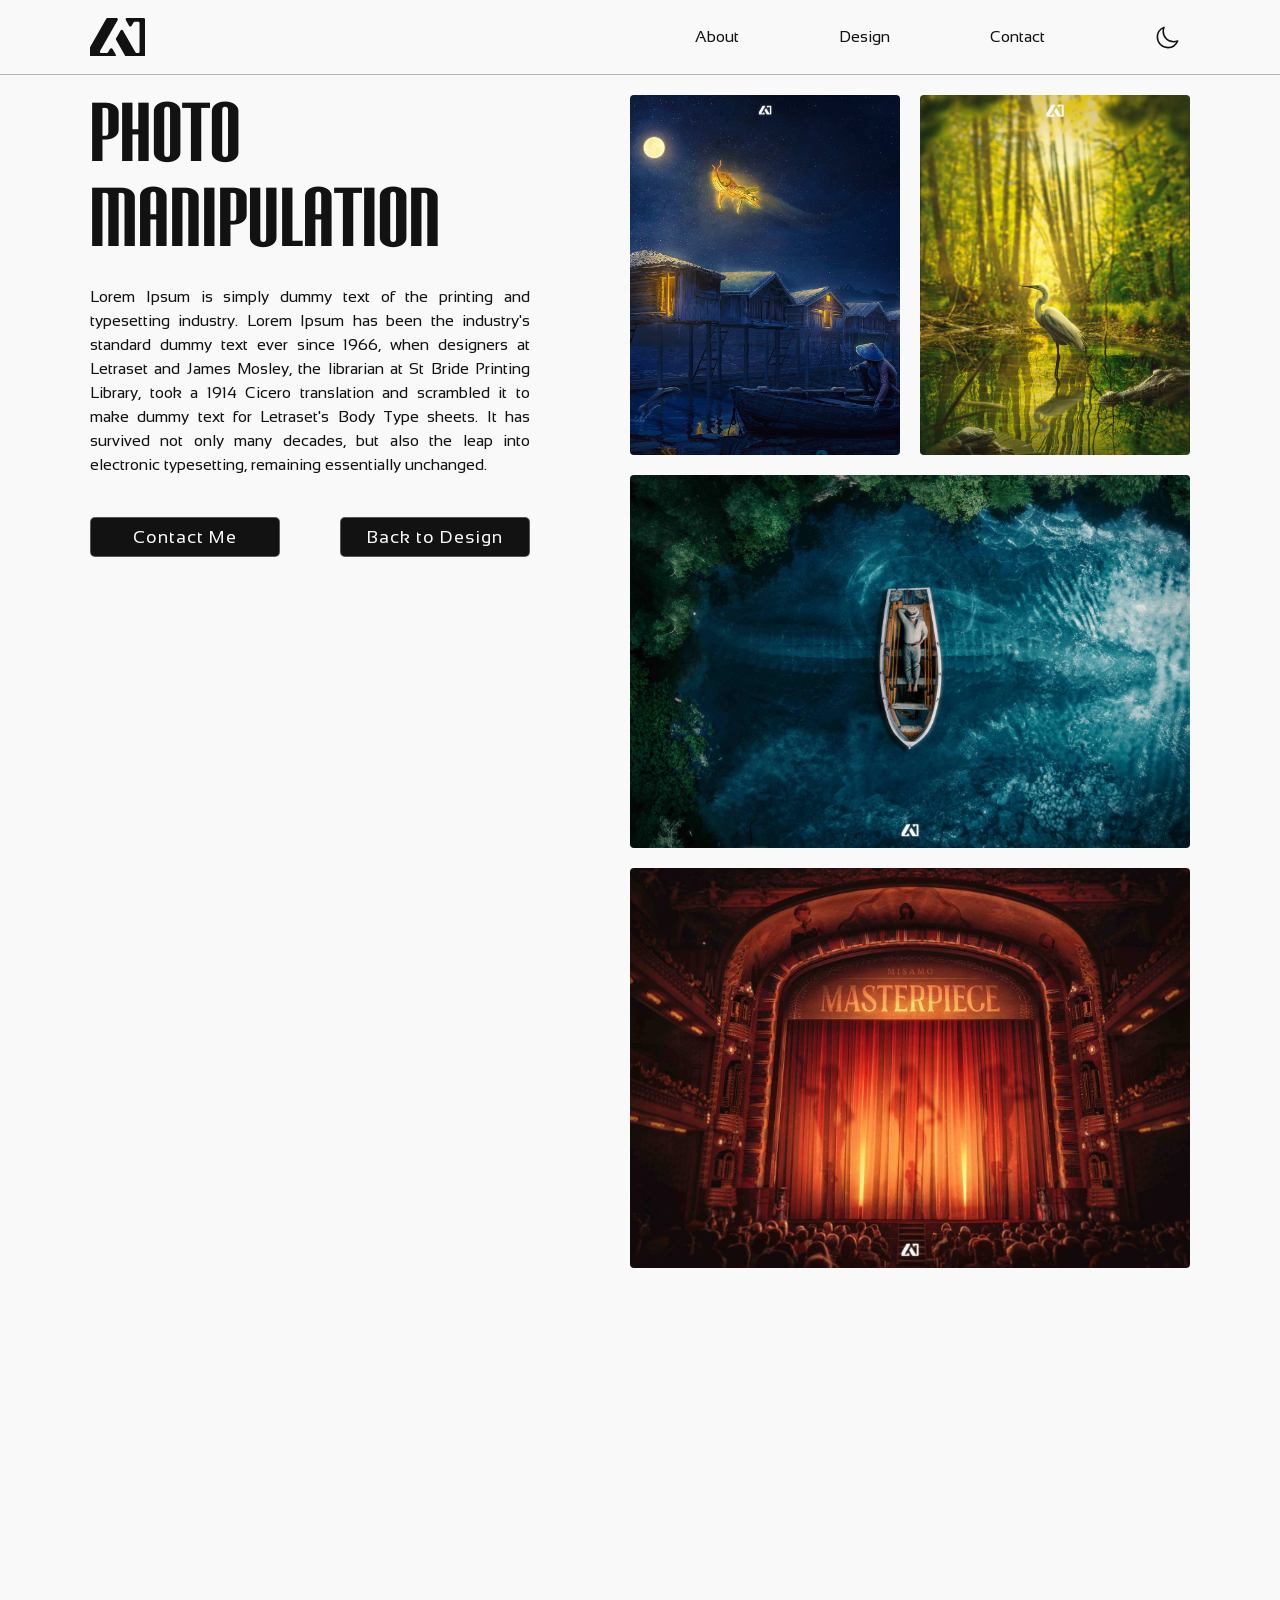
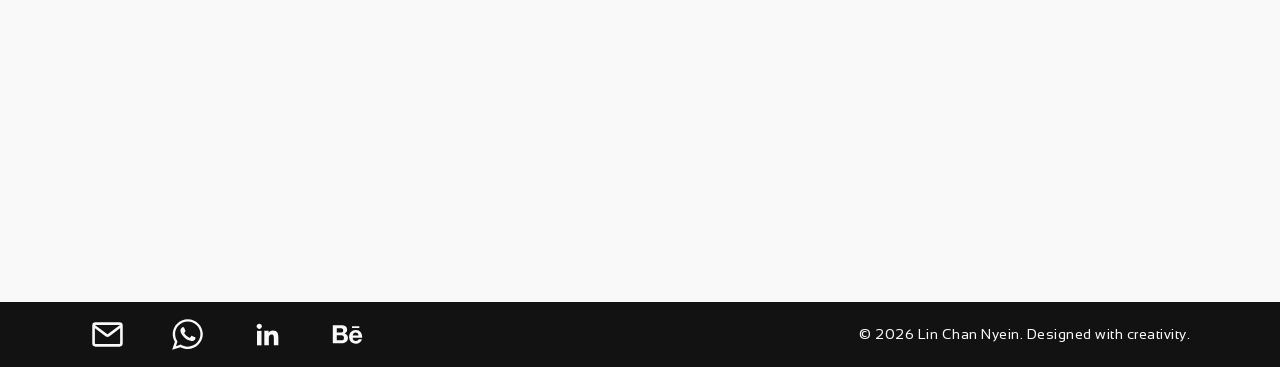
<file: manipulation.html>
<!doctype html>
<html lang="en">
  <head>
    <meta charset="UTF-8" />
    <meta name="viewport" content="width=device-width, initial-scale=1.0" />
    <title>Lin Chan Nyein</title>
    <link rel="icon" href="img/logo_frame.svg" type="image/svg+xml" />

    <!-- Bootstrap CSS -->
    <link
      href="https://cdn.jsdelivr.net/npm/bootstrap@5.3.8/dist/css/bootstrap.min.css"
      rel="stylesheet"
    />

    <!-- Your custom CSS -->
    <link rel="stylesheet" href="css/style.css" />
  </head>

  <body>
    <div id="navbar"></div>
    <div class="whole_mani_sec padding_lr margin_t padding_t padding_b">
      <div class="mani_text_whole">
        <div class="mani_text_header reveal_left">PHOTO MANIPULATION</div>
        <p class="mani_text_para reveal_left">
          Lorem Ipsum is simply dummy text of the printing and typesetting
          industry. Lorem Ipsum has been the industry's standard dummy text ever
          since 1966, when designers at Letraset and James Mosley, the librarian
          at St Bride Printing Library, took a 1914 Cicero translation and
          scrambled it to make dummy text for Letraset's Body Type sheets. It
          has survived not only many decades, but also the leap into electronic
          typesetting, remaining essentially unchanged.
        </p>
        <div class="mani_btn">
          <a href="contact.html" class="reveal">
            <div>
              <span class="span1">Contact Me</span>
              <span class="span2">Contact Me</span>
            </div>
          </a>
          <a href="#" class="reveal">
            <div>
              <span class="span1">Back to Design</span>
              <span class="span2">Back to Design</span>
            </div>
          </a>
        </div>
      </div>

      <div class="mani_photo">
        <div class="mani_hori_photo">
          <a href="" class="mhp_div map_h reveal_little_up" data-id="unseen"
            ><img src="img/manipulation/fisherman.jpg" alt=""
          /></a>
          <a href="#" class="mhp_div map_h reveal_little_up" data-id="swamp"
            ><img src="img/manipulation/swamp.jpg" alt=""
          /></a>
        </div>
        <a
          href="#"
          class="mani_verti_photo map_h reveal_little_up"
          data-id="peace_above_terror"
          ><img src="img/manipulation/croco.jpg" alt=""
        /></a>
        <a
          href="#"
          class="mani_verti_photo map_h reveal_little_up"
          data-id="behind_the_curtain"
          ><img src="img/manipulation/masterpiece.jpg" alt=""
        /></a>
        <div class="mani_hori_photo">
          <a
            href="#"
            class="mhp_div map_h reveal_little_up"
            data-id="tiger_beer"
            ><img src="img/manipulation/tiger.jpg" alt=""
          /></a>
          <a href="#" class="mhp_div map_h reveal_little_up" data-id="a_bank"
            ><img src="img/manipulation/monopoly.jpg" alt=""
          /></a>
        </div>
        <a
          href="#"
          class="mani_verti_photo map_h reveal_little_up"
          data-id="cat"
          ><img src="img/manipulation/cat.jpg" alt=""
        /></a>
        <a
          href="#"
          class="mani_verti_photo map_h reveal_little_up"
          data-id="down_bad"
          ><img src="img/manipulation/downbad.jpg" alt=""
        /></a>
        <div class="mani_hori_photo">
          <a href="#" class="mhp_div map_h reveal_little_up" data-id="dreamio"
            ><img src="img/manipulation/dream.jpg" alt=""
          /></a>
          <a
            href="#"
            class="mhp_div map_h reveal_little_up"
            data-id="big_brother"
            ><img src="img/manipulation/eyes.jpg" alt=""
          /></a>
        </div>
        <a
          href="#"
          class="mani_verti_photo map_h reveal_little_up"
          data-id="tech_ace"
          ><img src="img/manipulation/tech.jpg" alt=""
        /></a>
        <a href="#" class="mani_verti_photo map_h reveal_little_up"
          ><img src="img/manipulation/spaceman.jpg" alt=""
        /></a>
      </div>
    </div>

    <div id="footer"></div>

    <script src="js/script.js"></script>
    <script src="js/image_passing.js"></script>
    <!-- Bootstrap JS Bundle (includes Popper) -->
    <script src="https://cdn.jsdelivr.net/npm/bootstrap@5.3.8/dist/js/bootstrap.bundle.min.js"></script>
  </body>
</html>
</file>
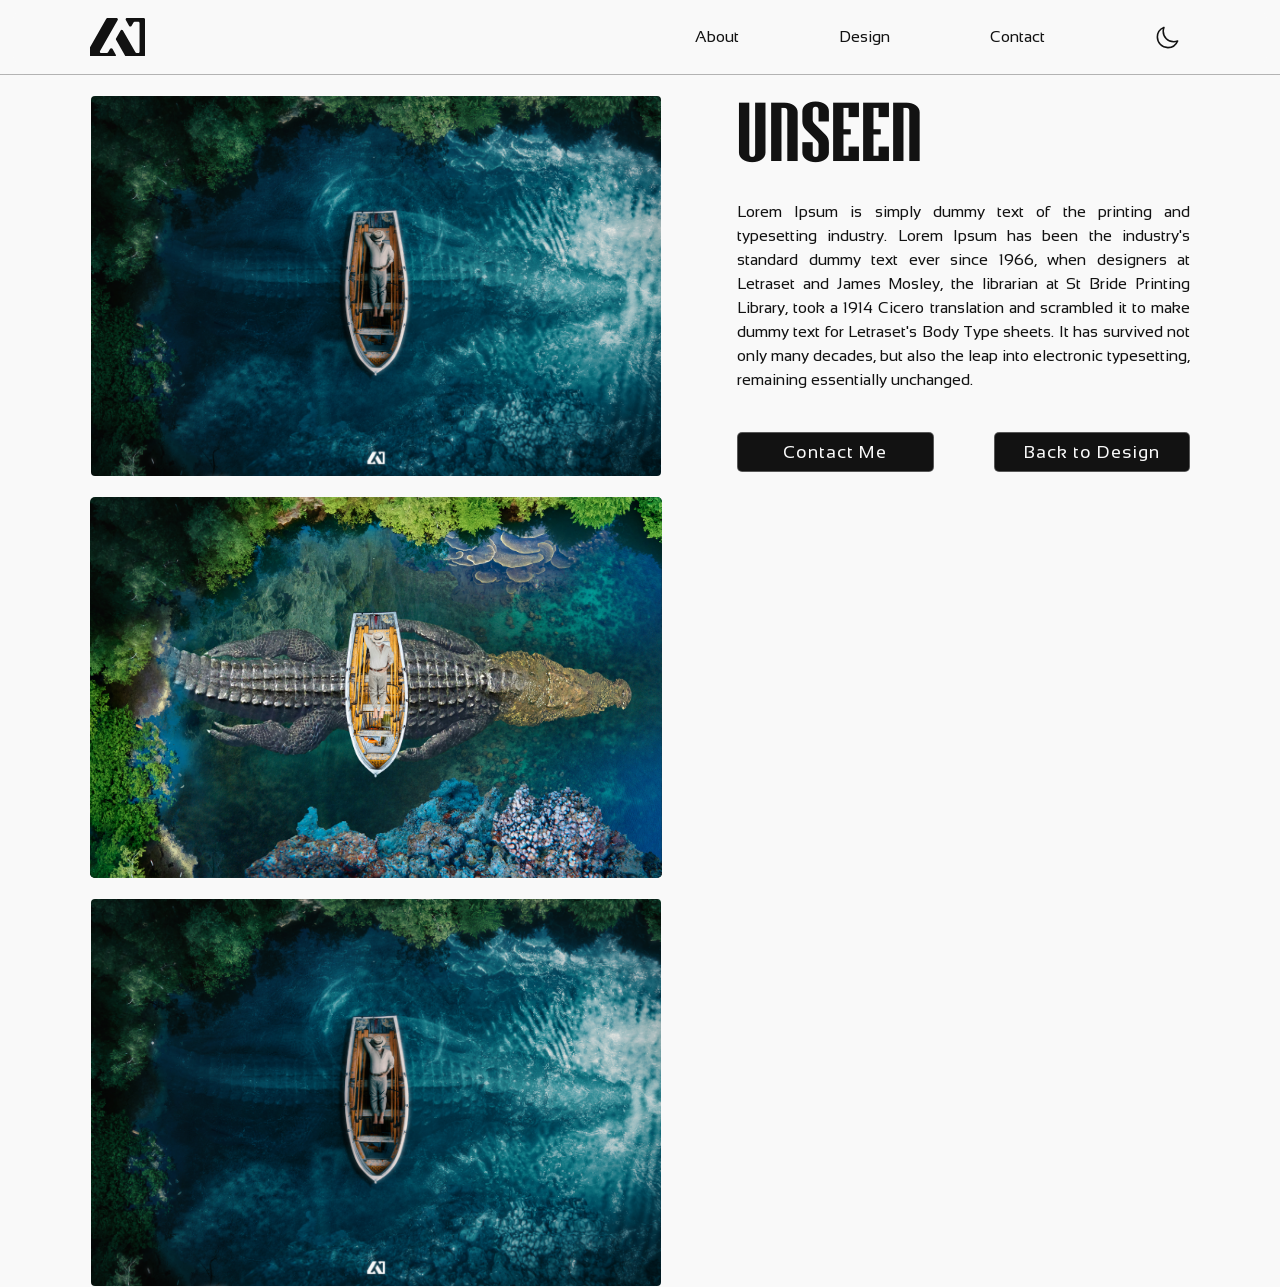
<file: peace_above_terror.html>
<!doctype html>
<html lang="en">
  <head>
    <meta charset="UTF-8" />
    <meta name="viewport" content="width=device-width, initial-scale=1.0" />
    <title>Lin Chan Nyein</title>
    <link rel="icon" href="img/logo_frame.svg" type="image/svg+xml" />

    <!-- Bootstrap CSS -->
    <link
      href="https://cdn.jsdelivr.net/npm/bootstrap@5.3.8/dist/css/bootstrap.min.css"
      rel="stylesheet"
    />

    <!-- Your custom CSS -->
    <link rel="stylesheet" href="css/style.css" />
  </head>

  <body>
    <div id="navbar"></div>
    <div
      class="whole_each_sec padding_lr margin_t padding_t whole_each_sec_verti"
    >
      <div class="main_ph_vid_verti">
        <div class="main_ph_vid_img">
          <img src="img/manipulation-ori/croco.jpg" alt="" />
        </div>

        <div class="pom">
          <img class="base" src="img/manipulation-ori/croco.jpg" alt="" />
          <img class="top" src="img/manipulation-ori/croco_raw.jpg" alt="" />
        </div>

        <div class="main_ph_vid_img">
          <video
            src="vid/croco.mp4"
            poster="img/manipulation-ori/croco.jpg"
            autoplay
            muted
            loop
            playsinline
          ></video>
        </div>
      </div>
      <div class="mani_text_whole main_ph_vid_text">
        <div class="mani_text_header main_ph_vid_header">UNSEEN</div>
        <p class="mani_text_para">
          Lorem Ipsum is simply dummy text of the printing and typesetting
          industry. Lorem Ipsum has been the industry's standard dummy text ever
          since 1966, when designers at Letraset and James Mosley, the librarian
          at St Bride Printing Library, took a 1914 Cicero translation and
          scrambled it to make dummy text for Letraset's Body Type sheets. It
          has survived not only many decades, but also the leap into electronic
          typesetting, remaining essentially unchanged.
        </p>
        <div class="mani_btn">
          <a href="contact.html"
            ><div>
              <span class="span1">Contact Me</span>
              <span class="span2">Contact Me</span>
            </div></a
          >
          <a href="#"
            ><div>
              <span class="span1">Back to Design</span>
              <span class="span2">Back to Design</span>
            </div></a
          >
        </div>
      </div>
    </div>

    <script src="js/script.js"></script>
    <!-- Bootstrap JS Bundle (includes Popper) -->
    <script src="https://cdn.jsdelivr.net/npm/bootstrap@5.3.8/dist/js/bootstrap.bundle.min.js"></script>
  </body>
</html>
</file>
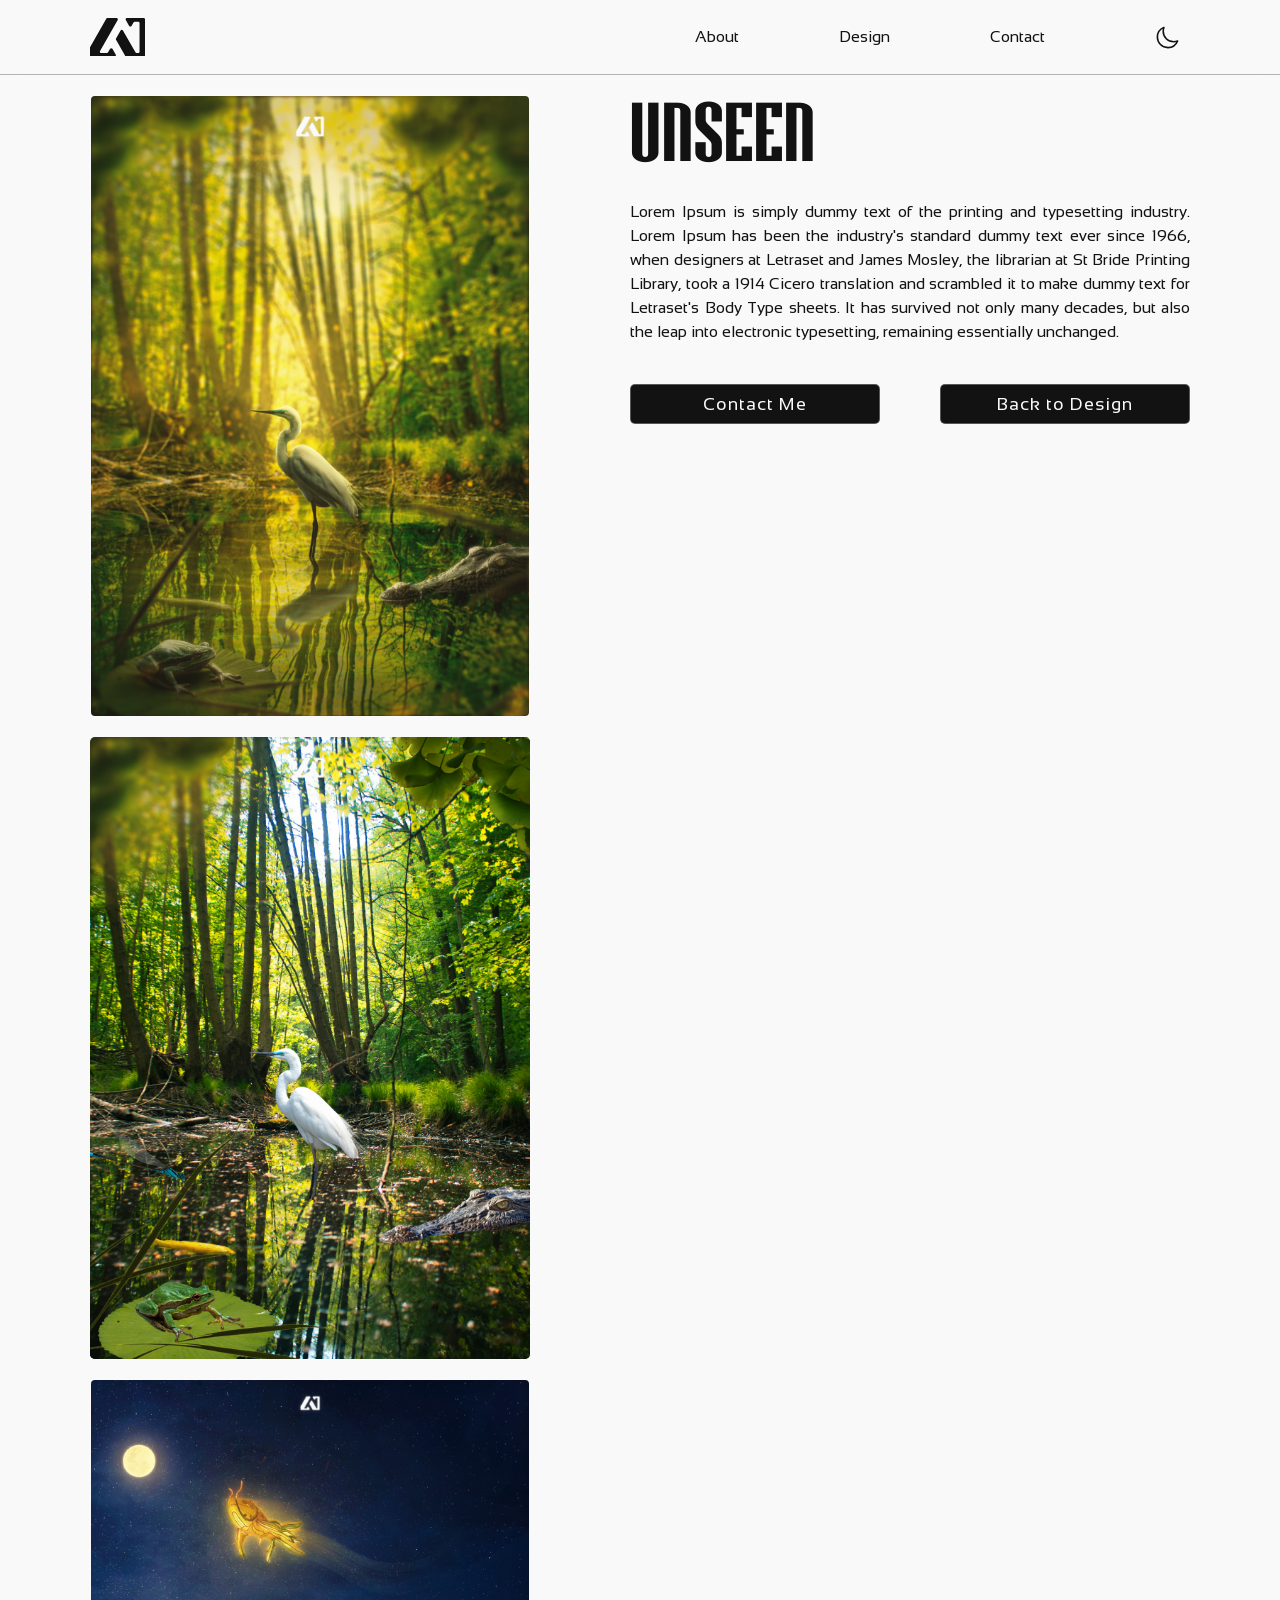
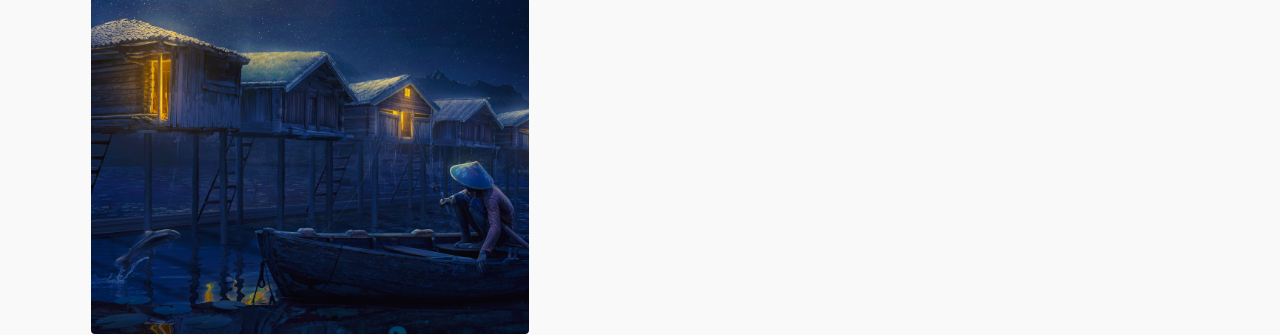
<file: unseen.html>
<!doctype html>
<html lang="en">
  <head>
    <meta charset="UTF-8" />
    <meta name="viewport" content="width=device-width, initial-scale=1.0" />
    <title>Lin Chan Nyein</title>
    <link rel="icon" href="img/logo_frame.svg" type="image/svg+xml" />

    <!-- Bootstrap CSS -->
    <link
      href="https://cdn.jsdelivr.net/npm/bootstrap@5.3.8/dist/css/bootstrap.min.css"
      rel="stylesheet"
    />

    <!-- Your custom CSS -->
    <link rel="stylesheet" href="css/style.css" />
  </head>

  <body>
    <div id="navbar"></div>
    <div class="whole_each_sec padding_lr margin_t padding_t">
      <div class="main_ph_vid">
        <div class="main_ph_vid_img">
          <img src="img/manipulation-ori/swamp.jpg" alt="" />
        </div>

        <div class="pom">
          <img class="base" src="img/manipulation-ori/swamp.jpg" alt="" />
          <img class="top" src="img/manipulation-ori/swamp_raw.jpg" alt="" />
        </div>

        <div class="main_ph_vid_img">
          <video
            src="vid/fisherman.mp4"
            poster="img/manipulation-ori/fisherman.jpg"
            autoplay
            muted
            loop
            playsinline
          ></video>
        </div>
      </div>
      <div class="mani_text_whole main_ph_vid_text">
        <div class="mani_text_header main_ph_vid_header">UNSEEN</div>
        <p class="mani_text_para">
          Lorem Ipsum is simply dummy text of the printing and typesetting
          industry. Lorem Ipsum has been the industry's standard dummy text ever
          since 1966, when designers at Letraset and James Mosley, the librarian
          at St Bride Printing Library, took a 1914 Cicero translation and
          scrambled it to make dummy text for Letraset's Body Type sheets. It
          has survived not only many decades, but also the leap into electronic
          typesetting, remaining essentially unchanged.
        </p>
        <div class="mani_btn">
          <a href="contact.html"
            ><div>
              <span class="span1">Contact Me</span>
              <span class="span2">Contact Me</span>
            </div></a
          >
          <a href="#"
            ><div>
              <span class="span1">Back to Design</span>
              <span class="span2">Back to Design</span>
            </div></a
          >
        </div>
      </div>
    </div>

    <script src="js/script.js"></script>
    <!-- Bootstrap JS Bundle (includes Popper) -->
    <script src="https://cdn.jsdelivr.net/npm/bootstrap@5.3.8/dist/js/bootstrap.bundle.min.js"></script>
  </body>
</html>
</file>
<file: css/style.css>
/* ================= VARIABLES ================= */
:root {
  --primary: #f9f9f9;
  --secondary: #121212;
  --white: #f9f9f9;
  --black: #121212;
  --primary-transperant: #f9f9f9cd;
  --secondary-transperant: #12121215;
  --secondary-transperant-2: #12121208;
  --transition-speed: 0.3s;
}

.night {
  --primary: #121212;
  --secondary: #f9f9f9;
  --white: #f9f9f9;
  --black: #121212;
  --primary-transperant: #12121215;
  --secondary-transperant: #f9f9f915;
  --secondary-transperant-2: #f9f9f908;
  --transition-speed: 0.3s;
}

/* ================= FONTS ================= */
@font-face {
  font-family: "Sansation";
  src: url("../font/Sansation-Regular.ttf");
}

@font-face {
  font-family: "Sansation-Light";
  src: url("../font/Sansation-Light.ttf");
}

@font-face {
  font-family: "Sansation-Bold";
  src: url("../font/Sansation-Bold.ttf");
}

@font-face {
  font-family: "Sansation-Bold-Italic";
  src: url("../font/Sansation-BoldItalic.ttf");
}

@font-face {
  font-family: "Sansation-Italic";
  src: url("../font/Sansation-Italic.ttf");
}

@font-face {
  font-family: "Glinken";
  src: url("../font/Glinken.otf");
}

/* ================= RESET ================= */
* {
  margin: 0;
  padding: 0;
  box-sizing: border-box;
}

body {
  background: var(--primary);
  color: var(--secondary);
}

.reveal {
  opacity: 0;
  transform: translateY(40px);
  transition: all 0.6s ease;
}

.reveal.active {
  opacity: 1;
  transform: translateY(0);
}

.reveal_little_up {
  opacity: 0;
  transform: translateY(10px);
  transition: all 0.6s ease;
}

.reveal_little_up.active {
  opacity: 1;
  transform: translateY(0px);
}

.reveal_right {
  opacity: 0;
  transform: translateX(60px);
  transition: all 0.6s ease;
}

.reveal_right.active {
  opacity: 1;
  transform: translateX(0);
}

.reveal_left {
  opacity: 0;
  transform: translateX(-60px);
  transition: all 0.6s ease;
}

.reveal_left.active {
  opacity: 1;
  transform: translateX(0);
}

.cursor-dot {
  width: 30px;
  height: 30px;
  backdrop-filter: blur(5px); /* change to white if you want */
  border-radius: 50%;
  position: fixed;
  top: 0;
  left: 0;
  pointer-events: none;
  transform: translate(-50%, -50%);
  z-index: 9999;
}

/* Navbar */

.header-main {
  width: 100%;
  height: auto;
  display: flex;
  justify-content: center;
  align-items: center;
}

.padding_lr {
  padding-left: 90px;
  padding-right: 90px;
}

.padding_t {
  padding-top: 20px;
}

.padding_b {
  padding-bottom: 30px;
}

.margin_t {
  margin-top: 75px;
}

.header {
  width: 100%;
  height: 75px;
  background-color: var(--primary-transperant);
  backdrop-filter: blur(10px);
  color: var(--secondary);
  display: flex;
  justify-content: space-between;
  align-items: center;
  border-bottom: 1px solid color-mix(in srgb, var(--secondary) 30%, transparent);
  position: fixed;
  top: 0;
  left: 0;
  right: 0;
  z-index: 1000;
  transition: transform 0.3s ease;
}

.header.hide {
  transform: translateY(-100%);
}

.logo {
  display: flex;
  justify-content: center;
  align-items: center;
  width: 55px;
  height: auto;
  color: var(--secondary);
  transition: transform 0.3s ease;
}

.logo:hover {
  transform: scale(1.1);
  cursor: pointer;
}

.logo img {
  width: 100%;
}

.navlinks {
  width: auto;
  display: flex;
  gap: 100px;
  align-items: center;
}

.navlink {
  width: auto + 5px;
  height: 25px;
  text-decoration: none;
  color: var(--secondary);
  font-family: "Sansation";
  font-size: 16px;
  transition: var(--transition-speed);
  display: flex;
  flex-direction: column;
  overflow: hidden;
}

.day_night {
  width: 45px;
  height: 45px;
  display: flex;
  justify-content: center;
  align-items: center;
  cursor: pointer;
  transition: var(--transition-speed);
  padding: 2px;
  border-radius: 50px;
  background-color: none;
}

.day_night .cls-1 {
  fill: #80808000;
  color: var(--secondary);
  stroke-width: 31px;
  transition: var(--transition-speed);
}

.day_night:hover {
  background-color: var(--secondary-transperant);
}

.day_night:hover .cls-1 {
  fill: var(--secondary);
  transition: var(--transition-speed);
}

.sun,
.moon {
  transition: var(--transition-speed);
}

.sun {
  display: none;
}

body.night .moon {
  display: none;
}

body.night .sun {
  display: flex;
}

.day_night_small {
  padding: 0;
  width: 50px;
  height: 50px;
}

.now_nav {
  border-bottom: 1px solid var(--secondary);
}

.nl_f,
.nl_s {
  transition: var(--transition-speed);
}

.navlink:hover .nl_s {
  transform: translateY(-24px);
}

.navlink:hover .nl_f {
  transform: translateY(-24px);
}

.now_nav:hover {
  transform: none;
}

.small-header {
  display: none;
}

.small_nav_div {
  display: none;
  position: fixed;
  background-color: var(--primary);
  width: 100%;
  height: 100%;
  flex-direction: column;
  align-items: center;
  z-index: 999;
  top: 75px;
}

.small_navlink {
  display: flex;
  justify-content: space-between;
  align-items: center;
  width: 100%;
  height: 80px;
  text-decoration: none;
  color: var(--secondary);
  font-family: "Sansation";
  font-size: 25px;
  border-bottom: 2px solid var(--secondary);
}

.small_navlink div {
  width: 50px;
  height: 50px;
  display: flex;
  justify-content: center;
  align-items: center;
  background-color: var(--primary);
  border-radius: 50px;
  border: 3px solid var(--secondary);
  padding: 5px;
}

.small_navlink div .cls-1 {
  color: var(--secondary);
  stroke-width: 45px;
}

.hamburger-icon {
  color: var(--secondary);
}

.hamburger-icon .cls-1 {
  stroke-width: 35px;
}

.cross-icon .cls-1 {
  stroke-width: 35px;
}

.cross-icon,
.small_nav_div {
  display: none;
}

.sun_moon_ham {
  width: auto;
  height: auto;
  display: flex;
  justify-content: center;
  align-items: center;
  gap: 20px;
}

.menu-toggle.menu-open .hamburger-icon {
  display: none;
}

.menu-toggle.menu-open .cross-icon {
  display: flex;
}

.small_nav_div.menu-open {
  display: flex;
}

/* landing */
.landing_whole {
  width: 100%;
  height: 600px;
  display: flex;
  justify-content: center;
  align-items: center;
  position: relative;
  /* border-bottom: 1px solid var(--white); */
}

.blah {
  position: absolute;
  width: 100%;
  height: 100%;
  display: flex;
  justify-content: center;
  align-items: center;
  overflow: hidden;
}

.blah img {
  width: 90%;
}

.landing_bg {
  width: 100%;
  height: 100%;
  overflow: hidden;
  position: relative;
}

.track {
  height: 100%;
  display: flex;
  width: max-content;
  opacity: 0.1;
  animation: scroll 30s linear infinite;
}

.track path {
  fill: var(--secondary);
}

.track img {
  height: 100%;
  opacity: 0.1;
  flex-shrink: 0;
}

/* infinite movement */
@keyframes scroll {
  0% {
    transform: translateX(0);
  }
  100% {
    transform: translateX(-33.333%);
  }
}

.landing_text_whole {
  position: absolute;
  display: flex;
  flex-direction: column;
  justify-content: center;
  align-items: center;
  width: auto;
  height: auto;
  gap: 30px;
}

.landing_text {
  width: auto;
  height: auto;
  display: flex;
  flex-direction: column;
  justify-content: center;
  align-items: center;
  gap: 15px;
}

.landing_text_f {
  font-family: "Sansation";
  color: var(--secondary);
  font-size: 22px;
}

.landing_text_s1 {
  width: 550px;
  height: auto;
}

.landing_text_s1 path {
  fill: var(--secondary);
}

.landing_text_s2 path {
  fill: var(--secondary);
}

.landing_text_s2 {
  width: 680px;
  height: auto;
}

.landing_text_s2 img {
  width: 100%;
}

.landing_text_s1 img {
  width: 100%;
}

.landing_btn {
  width: 670px;
  height: 40px;
  display: flex;
  gap: 80px;
  margin-top: 30px;
}

.landing_btn_s {
  width: 50%;
  height: 100%;
  text-decoration: none;
  display: flex;
  justify-content: center;
  align-items: center;
  font-family: "Sansation";
  border: 1px solid color-mix(in srgb, var(--white) 40%, transparent);
  font-size: 18px;
  border-radius: 5px;
  background-color: var(--black);
  color: var(--white);
  transition: var(--transition-speed);
  letter-spacing: 1px;
}

.landing_btn_s:hover {
  width: 60%;
}

/* about_sum */

.about_sum {
  width: 100%;
  height: 80px;
  background-color: var(--black);
  display: flex;
  justify-content: center;
  align-items: center;
}

.about_sum_over {
  width: 100%;
  height: 100%;
  display: flex;
  justify-content: space-around;
  align-items: center;
  overflow: hidden;
}

.about_sum_spec {
  width: auto;
  height: auto;
  display: flex;
  border: 1px solid var(--white);
  border-radius: 50px;
  padding: 4px 25px 4px 15px;
  gap: 15px;
}

.about_sum_spec_icon {
  width: 30px;
  height: auto;
  display: flex;
  justify-content: center;
  align-items: center;
}

.about_sum_spec_icon path {
  fill: var(--white);
  stroke-width: 0;
}

.about_sum_spec_text {
  display: flex;
  flex-direction: column;
  justify-content: space-between;
}

.about_sum_spec_text span {
  color: var(--white);
  font-family: "Sansation";
  font-size: 15px;
  line-height: 18px;
}

.about_sum_spec_text .span1 {
  color: rgba(255, 255, 255, 0.549);
  font-size: 13px;
}

/* design_landing */
.design_landing {
  position: relative;
  width: 100%;
  height: 584px;
  display: flex;
  justify-content: center;
  align-items: center;
  overflow: hidden;
}

.design_landing_img {
  position: absolute;
  inset: 0;
  opacity: 0;
  transition: opacity 0.4s ease;
  overflow: hidden;
  display: flex;
  justify-content: center;
  align-items: center;
}

.design_landing_img.active {
  opacity: 1;
}

.design_landing_img img {
  width: 100%;
  height: 100%;
  object-fit: cover;
  object-position: center;
}

.design_landing_text {
  position: absolute;
  left: 105px;
  z-index: 10;
  display: flex;
  flex-direction: column;
}

.design_landing_text a {
  text-decoration: none;
  font-family: "Glinken";
  color: var(--white);
  font-size: 85px;
  letter-spacing: 2px;
  opacity: 0.3;
  transition: 0.3s ease;
}

.design_landing_text a:hover {
  opacity: 1;
}

/* whole_mani_sec */
.whole_mani_sec {
  width: 100%;
  height: max-content;
  display: flex;
  justify-content: center;
  gap: 100px;

  margin-left: auto;
  margin-right: auto;
}

.mani_text_whole {
  width: 40%;
  height: 100vh;
  position: sticky;
  top: 70px;
}

.mani_text_header {
  width: 400px;
  font-family: "Glinken";
  font-size: 85px;
  color: var(--secondary);
  line-height: 85px;
  letter-spacing: 1px;
  margin-bottom: 20px;
}

.mani_text_para {
  width: 100%;
  font-family: "Sansation";
  font-size: 16px;
  text-align: justify;
  line-height: 24px;
  color: var(--secondary);
}

.mani_btn {
  width: 100%;
  display: flex;
  gap: 60px;
  margin-top: 40px;
}

.mani_btn a {
  width: 50%;
  height: 40px;
  max-width: 350px;
  text-decoration: none;
  display: flex;
  justify-content: center;
  align-items: center;
  border: 1px solid color-mix(in srgb, var(--white) 30%, transparent);
  border-radius: 5px;
  background-color: var(--black);
}

.mani_btn a div {
  text-decoration: none;
  height: 26px;
  display: flex;
  flex-direction: column;
  font-family: "Sansation";
  font-size: 18px;
  color: var(--white);
  transition: var(--transition-speed);
  letter-spacing: 1px;
  overflow: hidden;
}

.mani_btn a div span {
  transition: var(--transition-speed);
  text-decoration: none;
}

.mani_btn a:hover div .span1 {
  transform: translateY(-27px);
}

.mani_btn a:hover div .span2 {
  transform: translateY(-27px);
}

.mani_photo {
  flex: 1;
  height: max-content;
  display: flex;
  flex-direction: column;
  justify-content: center;
  align-items: center;
  gap: 20px;
}

.mani_hori_photo {
  width: 100%;
  height: auto;
  display: flex;
  align-items: center;
  gap: 20px;
}

.mhp_div {
  width: 50%;
  height: auto;
  border-radius: 4px;
  display: flex;
  justify-content: center;
  align-items: center;
  overflow: hidden;
}

.mani_verti_photo {
  width: 100%;
  height: auto;
  border-radius: 4px;
  display: flex;
  justify-content: center;
  align-items: center;
  overflow: hidden;
}

.mhp_div img {
  width: 100%;
  height: auto;
  object-fit: cover;
}

.mani_verti_photo img {
  width: 100%;
  object-fit: cover;
}

/* always define transition on the element that changes */
.map_h img {
  transition: var(--transition-speed);
}

/* dim state */
.map_h.dim img {
  filter: grayscale(100%);
  opacity: 0.5;
}

.map_h img:hover {
  transform: scale(1.03);
}

/* About */
.whole_about {
  width: 100%;
  height: 100vh;
  margin-top: 80px;
  padding-top: 10px;
  display: flex;
  gap: 100px;
}

.about_img {
  width: 350px;
  height: 500px;
  border: 2px solid black;
}

.about_img_inner {
  width: 350px;
  height: 500px;
  display: flex;
  justify-content: center;
  align-items: center;
  border-radius: 7px;
  display: flex;
  justify-content: center;
  align-items: center;
  background-image: url("/img/about_lcn_c.jpg");
  background-position: center;
  background-size: cover;
  overflow: hidden;
  position: fixed;
}

.about_img_inner img {
  width: 100%;
  height: 100%;
  transition: var(--transition-speed);
}

.about_img_inner img:hover {
  opacity: 0;
}

.about_text {
  flex: 1;
  height: 100%;
}

.about_name {
  font-family: "Glinken";
  color: var(--secondary);
  font-size: 75px;
  display: flex;
  flex-direction: column;
  line-height: 60px;
}

.about_name div {
  font-family: "Sansation-Bold-Italic";
  font-size: 20px;
}

.about_name div span {
  font-family: "Sansation-Bold";
  font-size: 25px;
}

.about_roles {
  width: 100%;
  height: auto;
  display: flex;
  align-items: center;
  padding: 13px 0;
  border-bottom: 2px solid var(--secondary);
  padding-left: 15px;
}

.about_roles_f {
  border-top: 2px solid var(--secondary);
}

.about_role {
  width: 320px;
  height: auto;
  display: flex;
  gap: 20px;
  align-items: center;
}

.about_role_img {
  width: 42px;
  height: 42px;
  display: flex;
  justify-content: center;
  align-items: center;
  padding: 7px;
  background-color: var(--secondary);
  border-radius: 7px;
}

.about_role_img img {
  height: 100%;
}

.about_role_text {
  display: flex;
  flex-direction: column;
  width: auto;
  height: auto;
  color: var(--secondary);
  padding-top: 5px;
}

.about_role_text1 {
  font-family: "Sansation";
  font-size: 16px;
  line-height: 10px;
}

.about_role_text2 {
  font-family: "Sansation-Bold";
  font-size: 19px;
  margin-top: 2px;
}

.spec_text {
  display: flex;
  align-items: center;
  padding: 0;
}

.spec {
  margin: 0;
}

.spec_text_whole {
  border: none;
}

.spec_word {
  height: auto;
  width: auto;
  font-family: "Sansation-Bold";
  font-size: 22px;
  color: var(--secondary);
  margin-top: 13px;
  margin-bottom: 4px;
  padding-left: 5px;
}

.spec_text_whol_2 {
  padding-bottom: 20px;
}

/* Contact */
.pom {
  width: 100%;
  height: auto;
  position: relative;
  overflow: hidden;
  border-radius: 5px;
  cursor: pointer;
  /* cursor: none; */
}

.pom_contact {
  height: 100vh;
}

/* both images */
.pom .base {
  display: block;
  width: 100%;
}

.pom .top {
  position: absolute;
  inset: 0;
  width: 100%;
  height: 100%;
}

/* spotlight layer */
.top {
  z-index: 2;

  /* BIGGER + SOFTER BRUSH */
  mask-image: radial-gradient(
    circle 300px at var(--x, 0%) var(--y, 0%),
    transparent 0%,
    transparent 40%,
    black 61%,
    black 100%
  );

  -webkit-mask-image: radial-gradient(
    circle 300px at var(--x, 0%) var(--y, 0%),
    transparent 0%,
    transparent 40%,
    black 61%,
    black 100%
  );

  transition: mask-image 0.15s ease;
}

/* FULL REVEAL MODE */
.pom.revealed .top {
  mask-image: none;
  -webkit-mask-image: none;
}

.contact_whole {
  width: 100%;
  height: 80vh;
  display: flex;
  align-items: center;
  justify-content: center;
  gap: 100px;
}

.contact_whole_index {
  width: 100%;
  height: 70vh;
  display: flex;
  align-items: center;
  justify-content: center;
  gap: 100px;
}

.contact_text {
  width: 400px;
}

.contact_hello {
  font-family: "Glinken";
  font-size: 75px;
  color: var(--secondary);
  line-height: 60px;
}

.contact_text p {
  font-family: "Sansation";
  font-size: 16px;
  color: var(--secondary);
  text-align: justify;
  line-height: 24px;
  margin-top: 20px;
  margin-bottom: 20px;
}

.contact_btn {
  width: 100%;
  height: auto;
  display: flex;
  flex-direction: column;
  gap: 10px;
}

.contact_btn_spec {
  width: 100%;
  height: 45px;
  display: flex;
  gap: 15px;
  align-items: center;
  background-color: var(--black);
  border: 1px solid color-mix(in srgb, var(--white) 20%, transparent);
  border-radius: 4px;
  padding-left: 10px;
  text-decoration: none;
  transition: var(--transition-speed);
}

.contact_btn_spec:hover {
  padding-left: 20px;
}

.contact_btn_spec div {
  width: 35px;
  height: 35px;
  display: flex;
  justify-content: center;
  align-items: center;
  padding: 2px;
}

.mail .cls-1 {
  color: var(--white);
  stroke-width: 45px;
}

.whatsapp path {
  fill: var(--white);
}

.link_be {
  display: flex;
  gap: 35px;
  align-items: center;
  width: 100%;
  height: max-content;
}

.link_be a {
  width: 50px;
  height: 50px;
  display: flex;
  justify-content: center;
  align-items: center;
  transition: var(--transition-speed);
}

.link_be a:hover {
  transform: translateY(-5px);
}

.linkedin {
  padding-bottom: 4px;
}

.link_be a path,
rect {
  fill: var(--secondary);
}

.contact_btn_spec span {
  text-decoration: none;
  display: flex;
  justify-content: center;
  align-items: center;
  font-family: "Sansation";
  font-size: 16px;
  color: var(--white);
  transition: var(--transition-speed);
  letter-spacing: 1px;
}

.contact_form {
  width: 600px;
  height: auto;
  background-color: var(--secondary-transperant-2);
  margin-right: 10px;
  display: flex;
  flex-direction: column;
  justify-content: center;
  align-items: center;
  padding: 20px;
  gap: 20px;
  border-radius: 5px;
  overflow: hidden;
}

.contact_form input,
textarea {
  width: 100%;
  height: 40px;
  font-size: 16px;
  display: flex;
  align-items: center;
  padding-left: 10px;
  font-family: "Sansation";
  color: var(--secondary);
  border: 1px solid color-mix(in srgb, var(--secondary) 20%, transparent);
  background-color: transparent;
  border-radius: 3px;
  letter-spacing: 0.5px;
  resize: none;
  outline: none;
}

.contact_form input:focus {
  outline: 3px solid color-mix(in srgb, var(--secondary) 10%, transparent);
}

.contact_form textarea:focus {
  outline: 3px solid color-mix(in srgb, var(--secondary) 10%, transparent);
}

.contact_form textarea {
  padding-top: 7px;
  height: 130px;
}

.contact_form button {
  width: 100%;
  height: 40px;
  display: flex;
  justify-content: center;
  align-items: center;
  background-color: var(--black);
  border: none;
  font-family: "Sansation";
  font-size: 17px;
  color: var(--white);
  border-radius: 3px;
}

.contact_form button div {
  height: 26px;
  display: flex;
  flex-direction: column;
  overflow: hidden;
}

.contact_form button div span {
  transition: var(--transition-speed);
}

.contact_form button:hover div span {
  transform: translateY(-26px);
}

/* Each Photo */
.whole_each_sec {
  width: 100%;
  height: auto;
  display: flex;
  gap: 100px;
  width: 100%;
  margin-left: auto;
  margin-right: auto;
}

.main_ph_vid_text {
  flex: 1;
}

.main_ph_vid {
  display: flex;
  flex-direction: column;
  width: 40%;
  height: auto;
  gap: 20px;
}

.main_ph_vid_verti {
  display: flex;
  flex-direction: column;
  width: 52%;
  height: auto;
  gap: 20px;
}

.main_ph_vid_header {
  width: 100%;
  display: flex;
  justify-content: left;
}

.main_ph_vid_img,
.main_ph_vid_img_1 {
  width: 100%;
  height: auto;
  border-radius: 5px;
  overflow: hidden;
  border: 1px solid color-mix(in srgb, var(--white) 10%, transparent);
}

.main_ph_vid_img img,
.main_ph_vid_img_1 img {
  cursor: pointer;
  width: 100%;
}

.main_ph_vid_img video {
  width: 100%;
  height: 100%;
  object-fit: cover;
  cursor: pointer;
}

.whole_each_sec_verti {
  gap: 75px;
}

.zooming_image {
  top: 0px;
  padding-top: 10px;
  position: fixed;
  z-index: 100;
  width: 100%;
  height: 100vh;
  display: none;
  justify-content: center;
  align-items: center;
  backdrop-filter: blur(10px);
  background-color: var(--primary-transperant);
  gap: 50px;
}

.zooming_image_div {
  height: 95%;
  width: auto;
  display: flex;
  justify-content: center;
  align-items: center;
  overflow: hidden;
  border-radius: 5px;
}

.zooming_image span {
  width: auto;
  height: auto;
  padding: 5px;
  cursor: pointer;
  display: flex;
  justify-content: center;
  align-items: center;
}

.zooming_image span div {
  width: 50px;
  height: 50px;
  margin: 5px;
  position: relative;
  display: flex;
  justify-content: left;
  align-items: center;
  overflow: hidden;
}

.zooming_image span div .arrow_div {
  position: absolute;
  left: -5px;
  width: auto;
  height: 100%;
  display: flex;
}

.zooming_image span div .arrow_div svg {
  width: 50px;
  height: 50px;
  fill: var(--secondary);
}

.zooming_image_prev .arrow_div {
  transition: transform 0.3s ease;
}

.zooming_image_prev:hover .arrow_div {
  transform: translateX(-50px);
}

.zooming_image_next .arrow_div {
  transition: transform 0.3s ease;
  transform: translateX(-50px);
}

.zooming_image_next:hover .arrow_div {
  transform: translateX(0px);
}

.zooming_image_div img {
  width: auto;
  height: 100%;
  object-position: center;
  object-fit: cover;
}

.zooming_image_div video {
  width: auto;
  height: 100%;
  object-position: center;
  object-fit: cover;
}

.zooming_image.active {
  display: flex;
}

.zooming_image_div {
  cursor: grab;
}

.zooming_image_div:active {
  cursor: grabbing;
}

.zooming_image_div img,
.zooming_image_div video {
  user-select: none;
  -webkit-user-drag: none;
}

/* footer */
.footer_last {
  width: 100%;
  height: auto;
  display: flex;
  justify-content: space-between;
  align-items: center;
  padding-bottom: 15px;
  padding-top: 15px;
  background-color: var(--black);
}

.footer_last div {
  width: auto;
  height: auto;
  display: flex;
  justify-content: center;
  align-items: center;
  gap: 45px;
}

.footer_last div a {
  text-decoration: none;
  display: flex;
  justify-content: center;
  align-items: center;
  width: 35px;
  height: auto;
}

.footer_last div a svg,
.linkedin_foot rect {
  fill: var(--white);
  color: var(--white);
}

.footer_last span {
  display: flex;
  justify-content: center;
  align-items: center;
  color: var(--white);
  font-family: "Sansation";
  font-size: 14px;
  letter-spacing: 0.5px;
}

/* media */
@media (max-width: 1205px) {
  .mani_btn {
    gap: 10px;
  }

  .whole_mani_sec {
    gap: 75px;
  }
}

@media (max-width: 1100px) {
  .mani_text_header {
    width: 100%;
  }

  .mani_text_whole {
    width: 45%;
  }

  .whole_mani_sec {
    gap: 50px;
  }
}

@media (max-width: 1060px) {
  .mani_hori_photo {
    flex-direction: column;
  }

  .mani_hori_photo .mhp_div {
    width: 100%;
  }
}

@media (min-width: 890px) {
  .small_nav_div,
  .small_nav_div.menu-open {
    display: none;
  }
}

@media (max-width: 890px) {
  .header-big {
    display: none;
  }

  .small-header {
    display: flex;
  }

  .padding_lr {
    padding-left: 60px;
    padding-right: 60px;
  }

  .landing_text_s1 {
    width: 460px;
  }

  .landing_text_s2 {
    width: 570px;
  }

  .landing_btn {
    width: 560px;
  }
}

@media (max-width: 750px) {
  .mani_hori_photo {
    flex-direction: row;
  }

  .mani_hori_photo .mhp_div {
    width: 50%;
  }

  .whole_mani_sec {
    flex-direction: column;
    gap: 50px;
  }

  .mani_text_whole {
    width: 100%;
    height: auto;
    justify-content: center;
    align-items: center;
    position: static;
    top: auto;
  }

  .mani_btn {
    display: none;
  }

  .mani_photo {
    width: 100%;
  }

  .mani_text_header {
    width: auto;
    display: flex;
    justify-content: center;
    align-items: center;
  }
}

@media (max-width: 680px) {
  .header {
    height: 75px;
  }

  .padding_lr {
    padding-left: 50px;
    padding-right: 50px;
  }

  .margin_t {
    margin-top: 75px;
  }

  .logo {
    width: 48px;
  }

  .landing_text_f {
    font-size: 20px;
  }

  .landing_text_s1 {
    width: 383px;
  }

  .landing_text_s2 {
    width: 473px;
  }

  .landing_btn {
    width: 480px;
    gap: 20px;
    margin-top: 20px;
  }

  .contact_whole_index,
  .contact_whole {
    height: auto;
    flex-direction: column;
  }

  .contact_text {
    width: 100%;
  }

  .contact_form {
    width: 100%;
  }
}

@media (max-width: 520px) {
  .landing_text_f {
    font-size: 17px;
  }

  .landing_text {
    gap: 10px;
  }

  .landing_text_s1 {
    width: clamp(122px, 72vw, 340px);
  }

  .landing_text_s2 {
    width: clamp(151px, 90vw, 421px);
  }

  .landing_btn {
    width: 100%;
    height: 37px;
    gap: 20px;
    margin-top: 20px;
  }

  .landing_btn_s {
    font-size: 17px;
    letter-spacing: 0;
  }

  .landing_whole {
    height: 490px;
  }
}

@media (max-width: 480px) {
  .padding_lr {
    padding-left: 40px;
    padding-right: 40px;
  }

  .whole_mani_sec {
    gap: 15px;
  }

  .mani_hori_photo {
    flex-direction: column;
  }

  .mani_hori_photo .mhp_div {
    width: 100%;
  }

  .mani_text_header {
    font-size: 70px;
    line-height: 70px;
  }

  .mani_text_para {
    font-size: 15px;
    line-height: 25px;
  }
}

@media (max-width: 410px) {
  .mani_text_header {
    font-size: 60px;
    line-height: 60px;
  }

  .landing_text_f {
    font-size: 15px;
  }

  .landing_text_whole {
    gap: 20px;
  }

  .landing_btn {
    height: 37px;
    gap: 20px;
    margin-top: 15px;
  }

  .landing_btn_s {
    font-size: 17px;
    letter-spacing: 0;
  }

  .landing_whole {
    height: 490px;
  }
}

@media (max-width: 360px) {
  .mani_text_header {
    font-size: 55px;
    line-height: 55px;
  }

  .landing_text_whole {
    gap: 15px;
  }

  .landing_btn {
    flex-direction: column;
    height: auto;
  }

  .landing_btn_s {
    width: 100%;
    height: 37px;
  }
}
</file>
